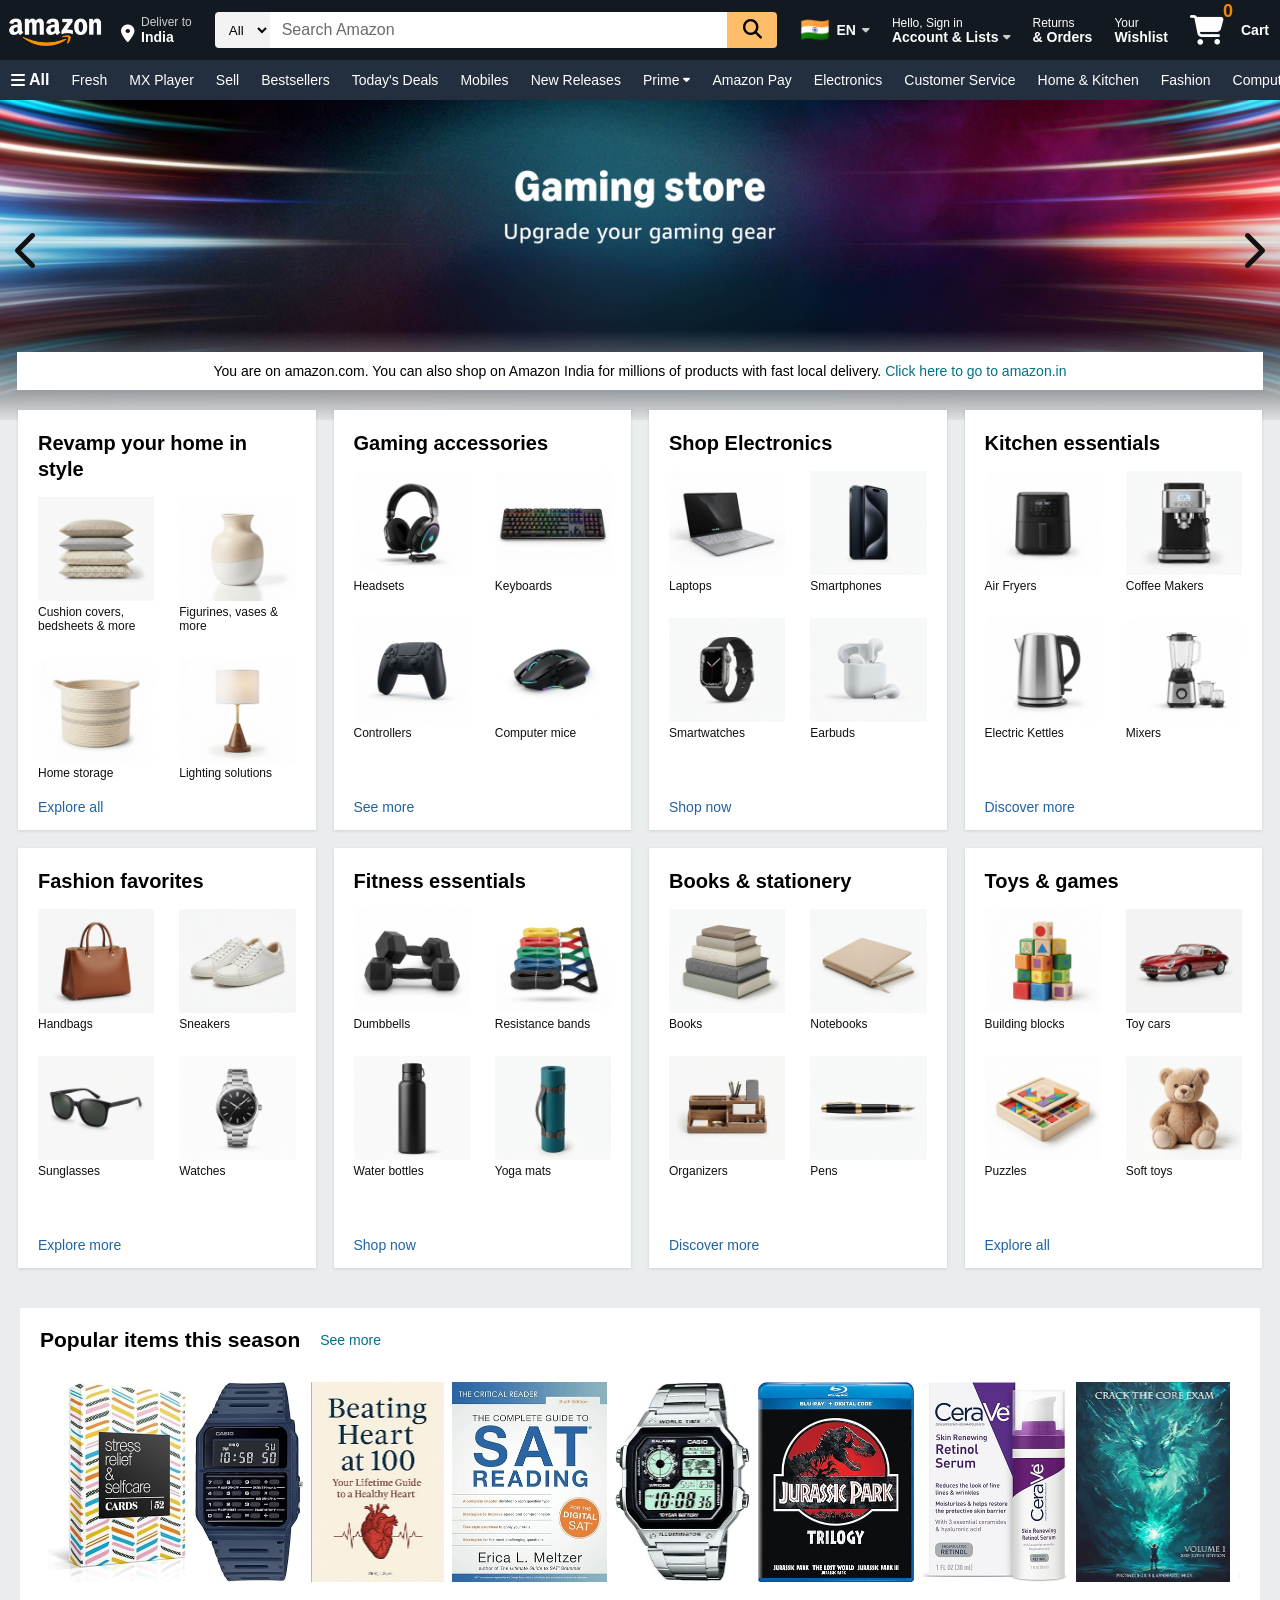
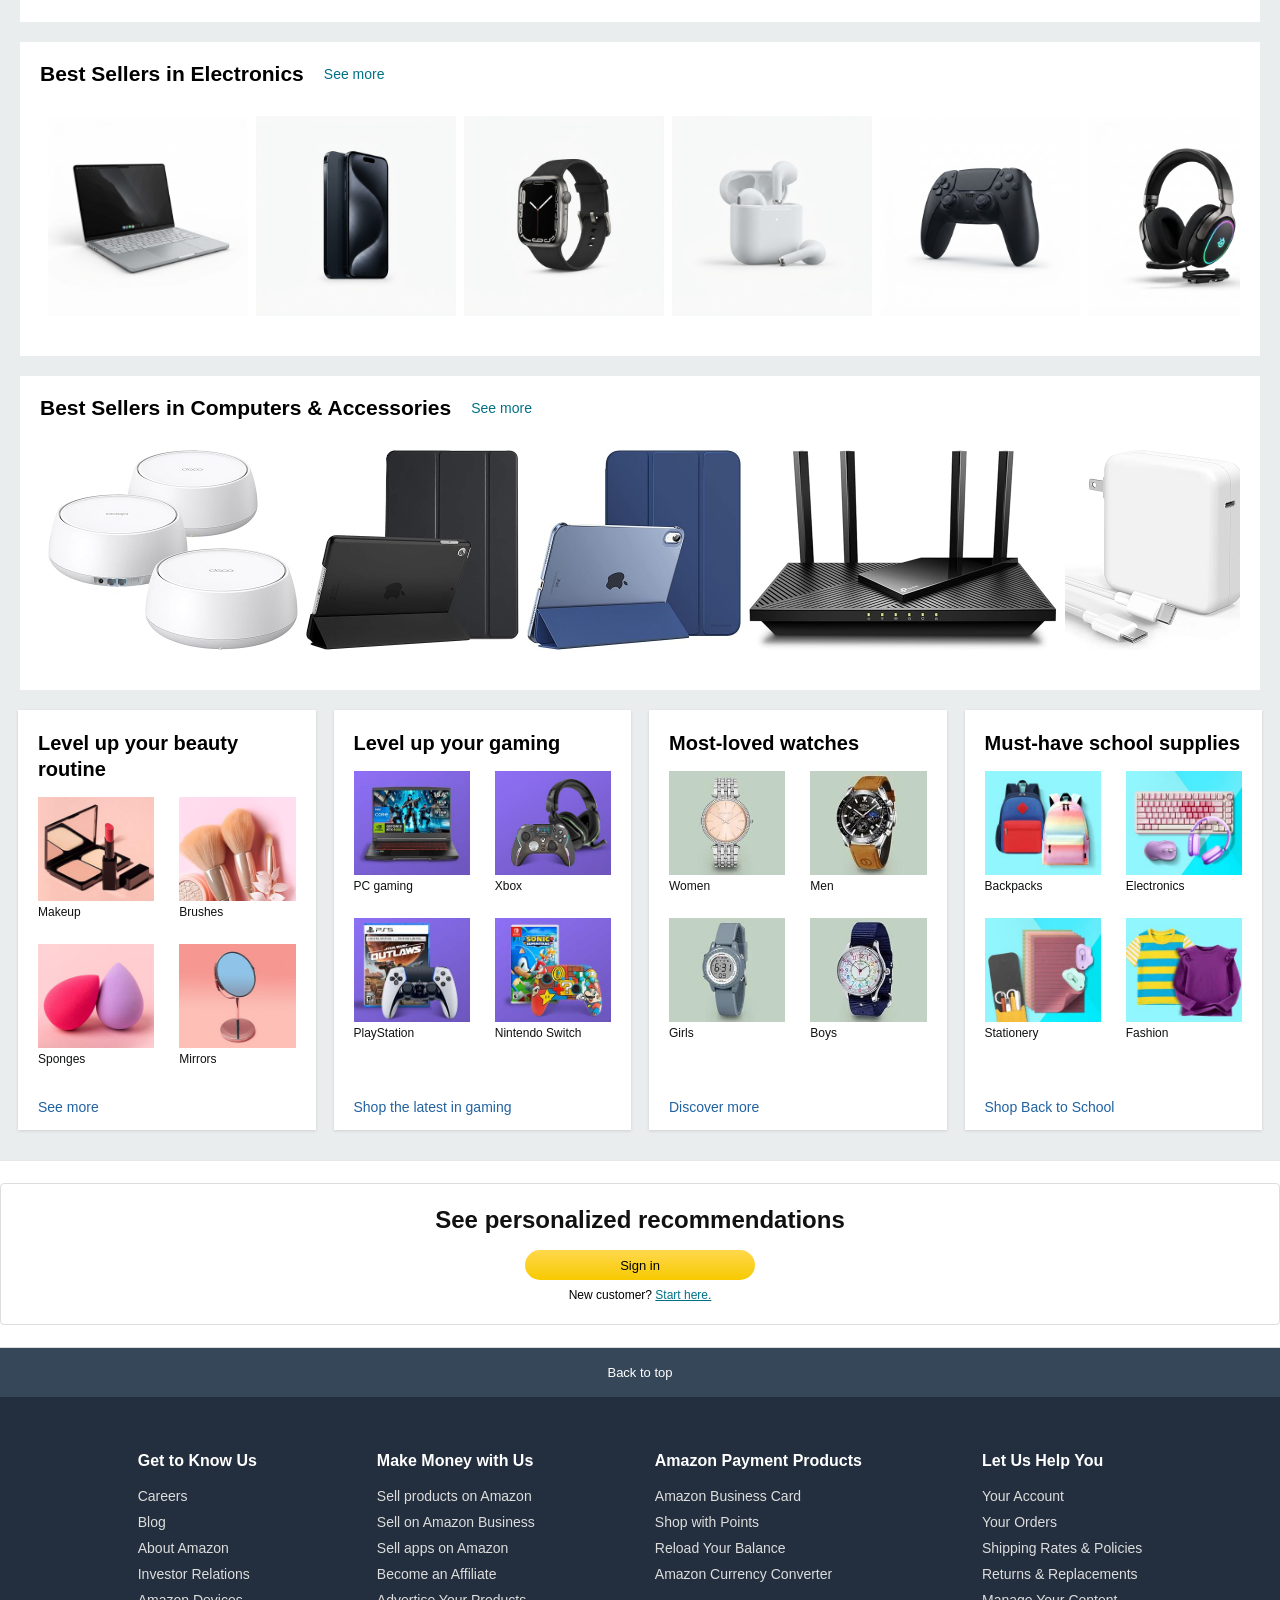
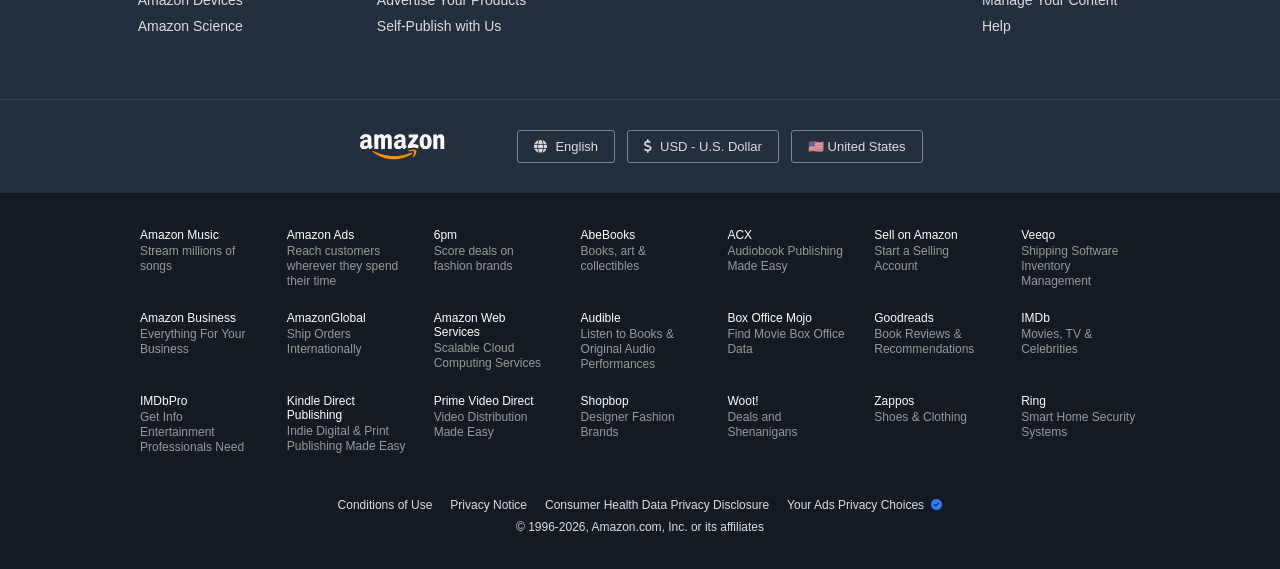
<file: index.html>
<!DOCTYPE html>
<html lang="en">

<head>
    <meta charset="UTF-8">
    <meta name="viewport" content="width=device-width, initial-scale=1.0">
    <title>Amazon Clone</title>
    <link rel="stylesheet" href="css/common.css">
    <link rel="stylesheet" href="css/home.css">
    <link rel="stylesheet" href="https://cdnjs.cloudflare.com/ajax/libs/font-awesome/6.7.2/css/all.min.css">
</head>

<body>
    <div id="navbar-container"></div>
    <main>
        <!-- Hero Wrapper Starts -->
        <div class="hero-wrapper">
            <div class="hero-section">
                <div class="hero-slider" id="hero-slider">
                    <div class="hero-slide" id="last-clone">
                        <img src="assets/banners/hero-toys.webp" alt="toysbanner" class="hero-image" loading="eager"
                            fetchpriority="high">
                    </div>
                    <div class="hero-slide">
                        <img src="assets/banners/hero-gaming.webp" alt="gaming banner" class="hero-image"
                            loading="eager" fetchpriority="high">
                    </div>
                    <div class="hero-slide">
                        <img src="assets/banners/hero-kitchen.webp" alt="kitchen banner" class="hero-image"
                            loading="eager" fetchpriority="high">
                    </div>
                    <div class="hero-slide">
                        <img src="assets/banners/hero-school.webp" alt="school banner" class="hero-image"
                            loading="eager" fetchpriority="high">
                    </div>
                    <div class="hero-slide">
                        <img src="assets/banners/hero-toys.webp" alt="toys banner" class="hero-image" loading="eager"
                            fetchpriority="high">
                    </div>
                    <div class="hero-slide" id="first-clone">
                        <img src="assets/banners/hero-gaming.webp" alt="gaming banner" class="hero-image"
                            loading="eager" fetchpriority="high">
                    </div>
                </div>
                <button id="hero-left" class="hero-left" aria-label="Previous banner">
                    <i class="fa-solid fa-chevron-left"></i>
                </button>
                <button id="hero-right" class="hero-right" aria-label="Next banner">
                    <i class="fa-solid fa-chevron-right"></i>
                </button>
            </div>
        </div>
        <div class="hero-message">
            <p>
                You are on amazon.com. You can also shop on Amazon India for millions of products with fast local
                delivery.
                <a href="#">Click here to go to amazon.in</a>
            </p>
        </div>

        <!-- Shop Section Starts here -->
        <div class="shop-section">
            <div class="shop-box">
                <h2 class="box-title">
                    Revamp your home in style
                </h2>
                <div class="box-grid">
                    <a href="#" class="box-item">
                        <img src="assets/categories/home-cushions.webp" alt="Cushion Covers">
                        <p>Cushion covers, bedsheets & more</p>
                    </a>
                    <a href="#" class="box-item">
                        <img src="assets/categories/home-vase.webp" alt="Decorative Vase">
                        <p>Figurines, vases & more</p>
                    </a>
                    <a href="#" class="box-item">
                        <img src="assets/categories/home-storage.webp" alt="Home Storage">
                        <p>Home storage</p>
                    </a>
                    <a href="#" class="box-item">
                        <img src="assets/categories/home-lamp.webp" alt="Lighting">
                        <p>Lighting solutions</p>
                    </a>
                </div>
                <a href="#" class="box-footer">
                    Explore all
                </a>
            </div>
            <div class="shop-box">
                <h2 class="box-title">
                    Gaming accessories
                </h2>
                <div class="box-grid">
                    <a href="#" class="box-item">
                        <img src="assets/categories/gaming-headset.webp" alt="Gaming Headset">
                        <p>Headsets</p>
                    </a>
                    <a href="#" class="box-item">
                        <img src="assets/categories/gaming-keyboard.webp" alt="Gaming Keyboard">
                        <p>Keyboards</p>
                    </a>
                    <a href="#" class="box-item">
                        <img src="assets/categories/gaming-controller.webp" alt="Gaming Controller">
                        <p>Controllers</p>
                    </a>
                    <a href="#" class="box-item">
                        <img src="assets/categories/gaming-mouse.webp" alt="Gaming Mouse">
                        <p>Computer mice</p>
                    </a>
                </div>
                <a href="#" class="box-footer">
                    See more
                </a>
            </div>
            <div class="shop-box">
                <h2 class="box-title">
                    Shop Electronics
                </h2>
                <div class="box-grid">
                    <a href="#" class="box-item">
                        <img src="assets/categories/electronics-laptop.webp" alt="Laptop">
                        <p>Laptops</p>
                    </a>
                    <a href="#" class="box-item">
                        <img src="assets/categories/electronics-smartphone.webp" alt="Smartphone">
                        <p>Smartphones</p>
                    </a>
                    <a href="#" class="box-item">
                        <img src="assets/categories/electronics-smartwatch.webp" alt="Smartwatch">
                        <p>Smartwatches</p>
                    </a>
                    <a href="#" class="box-item">
                        <img src="assets/categories/electronics-earbuds.webp" alt="Earbuds">
                        <p>Earbuds</p>
                    </a>
                </div>
                <a href="#" class="box-footer">
                    Shop now
                </a>
            </div>
            <div class="shop-box">
                <h2 class="box-title">
                    Kitchen essentials
                </h2>
                <div class="box-grid">
                    <a href="#" class="box-item">
                        <img src="assets/categories/appliance-air-fryer.webp" alt="Air fryer">
                        <p>Air Fryers</p>
                    </a>
                    <a href="#" class="box-item">
                        <img src="assets/categories/appliance-coffee-maker.webp" alt="Coffee maker">
                        <p>Coffee Makers</p>
                    </a>
                    <a href="#" class="box-item">
                        <img src="assets/categories/appliance-kettle.webp" alt="Kettle">
                        <p>Electric Kettles</p>
                    </a>
                    <a href="#" class="box-item">
                        <img src="assets/categories/appliance-mixer.webp" alt="Mixer">
                        <p>Mixers</p>
                    </a>
                </div>
                <a href="#" class="box-footer">
                    Discover more
                </a>
            </div>
            <div class="shop-box">
                <h2 class="box-title">
                    Fashion favorites
                </h2>
                <div class="box-grid">
                    <a href="#" class="box-item">
                        <img src="assets/categories/fashion-handbag.webp" alt="Handbag">
                        <p>Handbags</p>
                    </a>
                    <a href="#" class="box-item">
                        <img src="assets/categories/fashion-sneakers.webp" alt="Snekers">
                        <p>Sneakers</p>
                    </a>
                    <a href="#" class="box-item">
                        <img src="assets/categories/fashion-sunglasses.webp" alt="Sunglasses">
                        <p>Sunglasses</p>
                    </a>
                    <a href="#" class="box-item">
                        <img src="assets/categories/fashion-watch.webp" alt="Watch">
                        <p>Watches</p>
                    </a>
                </div>
                <a href="#" class="box-footer">
                    Explore more
                </a>
            </div>
            <div class="shop-box">
                <h2 class="box-title">
                    Fitness essentials
                </h2>
                <div class="box-grid">
                    <a href="#" class="box-item">
                        <img src="assets/categories/fitness-dumbbells.webp" alt="Dumbbells">
                        <p>Dumbbells</p>
                    </a>
                    <a href="#" class="box-item">
                        <img src="assets/categories/fitness-resistance-bands.webp" alt="Resistance Bands">
                        <p>Resistance bands</p>
                    </a>
                    <a href="#" class="box-item">
                        <img src="assets/categories/fitness-water-bottle.webp" alt="Water Bottle">
                        <p>Water bottles</p>
                    </a>
                    <a href="#" class="box-item">
                        <img src="assets/categories/fitness-yoga-mat.webp" alt="Yoga Mat">
                        <p>Yoga mats</p>
                    </a>
                </div>
                <a href="#" class="box-footer">
                    Shop now
                </a>
            </div>
            <div class="shop-box">
                <h2 class="box-title">
                    Books & stationery
                </h2>
                <div class="box-grid">
                    <a href="#" class="box-item">
                        <img src="assets/categories/books-hardcover.webp" alt="Hardcover books">
                        <p>Books</p>
                    </a>
                    <a href="#" class="box-item">
                        <img src="assets/categories/books-notebook.webp" alt="Notebooks">
                        <p>Notebooks</p>
                    </a>
                    <a href="#" class="box-item">
                        <img src="assets/categories/books-organizer.webp" alt="Organizer">
                        <p>Organizers</p>
                    </a>
                    <a href="#" class="box-item">
                        <img src="assets/categories/books-pen.webp" alt="Pen">
                        <p>Pens</p>
                    </a>
                </div>
                <a href="#" class="box-footer">
                    Discover more
                </a>
            </div>
            <div class="shop-box">
                <h2 class="box-title">
                    Toys & games
                </h2>
                <div class="box-grid">
                    <a href="#" class="box-item">
                        <img src="assets/categories/toys-blocks.webp" alt="Blocks">
                        <p>Building blocks</p>
                    </a>
                    <a href="#" class="box-item">
                        <img src="assets/categories/toys-car.webp" alt="Car">
                        <p>Toy cars</p>
                    </a>
                    <a href="#" class="box-item">
                        <img src="assets/categories/toys-puzzle.webp" alt="Puzzle">
                        <p>Puzzles</p>
                    </a>
                    <a href="#" class="box-item">
                        <img src="assets/categories/toys-teddy.webp" alt="Teddy">
                        <p>Soft toys</p>
                    </a>
                </div>
                <a href="#" class="box-footer">
                    Explore all
                </a>
            </div>
        </div>
        <!-- Shop Section Ends here -->
        <!-- Product Slider Starts -->
        <section class="product-slider">
            <div class="slider-header">
                <h2>Popular items this season</h2>
                <a href="#">See more</a>
            </div>
            <button class="slider-btn slider-left" id="popular-left" aria-label="Scroll products left">
                &#10094;
            </button>
            <div class="slider-track" id="popular-slider">
                <img src="assets/carousel/1.webp" alt="cards">
                <img src="assets/carousel/2.webp" alt="watch">
                <img src="assets/carousel/3.webp" alt="book">
                <img src="assets/carousel/4.webp" alt="book">
                <img src="assets/carousel/5.webp" alt="watch">
                <img src="assets/carousel/6.webp" alt="book">
                <img src="assets/carousel/7.webp" alt="serum">
                <img src="assets/carousel/8.webp" alt="book">
                <img src="assets/carousel/9.webp" alt="electronic device">
                <img src="assets/carousel/10.webp" alt="CD">
                <img src="assets/carousel/11.webp" alt="watch">
                <img src="assets/carousel/12.webp" alt="book">
                <img src="assets/carousel/13.webp" alt="phone">
            </div>
            <button class="slider-btn slider-right" id="popular-right" aria-label="Scroll products right">
                &#10095;
            </button>
        </section>
        <section class="product-slider">
            <div class="slider-header">
                <h2>Best Sellers in Electronics</h2>
                <a href="#">See more</a>
            </div>
            <button class="slider-btn slider-left" id="electronics-left" aria-label="Scroll products left">
                &#10094;
            </button>
            <div class="slider-track" id="electronics-slider">
                <img src="assets/categories/electronics-laptop.webp" alt="Laptop">
                <img src="assets/categories/electronics-smartphone.webp" alt="Smartphone">
                <img src="assets/categories/electronics-smartwatch.webp" alt="Smartwatch">
                <img src="assets/categories/electronics-earbuds.webp" alt="Earbuds">
                <img src="assets/categories/gaming-controller.webp" alt="Controller">
                <img src="assets/categories/gaming-headset.webp" alt="Headset">
                <img src="assets/categories/gaming-keyboard.webp" alt="Keyboard">
                <img src="assets/categories/gaming-mouse.webp" alt="Mouse">
            </div>
            <button class="slider-btn slider-right" id="electronics-right" aria-label="Scroll products right">
                &#10095;
            </button>
        </section>
        <section class="product-slider">
            <div class="slider-header">
                <h2>Best Sellers in Computers & Accessories</h2>
                <a href="#">See more</a>
            </div>
            <button class="slider-btn slider-left" id="computers-left" aria-label="Scroll products left">
                &#10094;
            </button>
            <div class="slider-track" id="computers-slider">
                <img src="assets/carousel/14.webp" alt="light">
                <img src="assets/carousel/15.webp" alt="Ipad">
                <img src="assets/carousel/16.webp" alt="Ipad">
                <img src="assets/carousel/17.webp" alt="Wifi router">
                <img src="assets/carousel/18.webp" alt="Adapter">
                <img src="assets/carousel/19.webp" alt="Apple Pencil">
                <img src="assets/carousel/20.webp" alt="Bag">
                <img src="assets/carousel/21.webp" alt="Camera">
                <img src="assets/carousel/22.webp" alt="I phone Case">
                <img src="assets/carousel/23.webp" alt="Powerbank">
                <img src="assets/carousel/24.webp" alt="Powerbank">
                <img src="assets/carousel/25.webp" alt="Holder">
                <img src="assets/carousel/26.webp" alt="laptop case">
                <img src="assets/carousel/27.webp" alt="Protection Glass">
                <img src="assets/carousel/28.webp" alt="Protection Glass">
                <img src="assets/carousel/29.webp" alt="Bagpack">
                <img src="assets/carousel/30.webp" alt="Protection Glass">
                <img src="assets/carousel/31.webp" alt="Bagpack">
                <img src="assets/carousel/32.webp" alt="Protection Glass">
                <img src="assets/carousel/33.webp" alt="Monitor">
                <img src="assets/carousel/34.webp" alt="Adapter">
                <img src="assets/carousel/35.webp" alt="Ethernet Port">
                <img src="assets/carousel/36.webp" alt="Bagpack">
            </div>
            <button class="slider-btn slider-right" id="computers-right" aria-label="Scroll products right">
                &#10095;
            </button>
        </section>
        <!-- Product Slider Ends -->
        <!-- Shop section-->
        <section class="shop-section">
            <div class="shop-box">
                <h2 class="box-title">Level up your beauty routine</h2>
                <div class="box-grid">
                    <a href="#" class="box-item">
                        <img src="assets/categories/boxes/makeup.webp" alt="Makeup">
                        <p>Makeup</p>
                    </a>
                    <a href="#" class="box-item">
                        <img src="assets/categories/boxes/brushes.webp" alt="Brushes">
                        <p>Brushes</p>
                    </a>
                    <a href="#" class="box-item">
                        <img src="assets/categories/boxes/sponges.webp" alt="Sponges">
                        <p>Sponges</p>
                    </a>
                    <a href="#" class="box-item">
                        <img src="assets/categories/boxes/mirrors.webp" alt="Mirrors">
                        <p>Mirrors</p>
                    </a>
                </div>
                <a href="#" class="box-footer">See more</a>
            </div>
            <div class="shop-box">
                <h2 class="box-title">Level up your gaming</h2>
                <div class="box-grid">
                    <a href="#" class="box-item">
                        <img src="assets/categories/boxes/pc-gaming.webp" alt="PC Gaming">
                        <p>PC gaming</p>
                    </a>
                    <a href="#" class="box-item">
                        <img src="assets/categories/boxes/xbox.webp" alt="Xbox">
                        <p>Xbox</p>
                    </a>
                    <a href="#" class="box-item">
                        <img src="assets/categories/boxes/playstation.webp" alt="Playstation">
                        <p>PlayStation</p>
                    </a>
                    <a href="#" class="box-item">
                        <img src="assets/categories/boxes/nintendo-switch.webp" alt="Nintendo Switch">
                        <p>Nintendo Switch</p>
                    </a>
                </div>
                <a href="#" class="box-footer">Shop the latest in gaming</a>
            </div>
            <div class="shop-box">
                <h2 class="box-title">Most-loved watches</h2>
                <div class="box-grid">
                    <a href="#" class="box-item">
                        <img src="assets/categories/boxes/women.webp" alt="Women watches">
                        <p>Women</p>
                    </a>
                    <a href="#" class="box-item">
                        <img src="assets/categories/boxes/men.webp" alt="Men watches">
                        <p>Men</p>
                    </a>
                    <a href="#" class="box-item">
                        <img src="assets/categories/boxes/girls.webp" alt="Girls watches">
                        <p>Girls</p>
                    </a>
                    <a href="#" class="box-item">
                        <img src="assets/categories/boxes/boys.webp" alt="Boys watches">
                        <p>Boys</p>
                    </a>
                </div>
                <a href="#" class="box-footer">Discover more</a>
            </div>
            <div class="shop-box">
                <h2 class="box-title">Must-have school supplies</h2>
                <div class="box-grid">
                    <a href="#" class="box-item">
                        <img src="assets/categories/boxes/backpacks.webp" alt="Backpacks">
                        <p>Backpacks</p>
                    </a>
                    <a href="#" class="box-item">
                        <img src="assets/categories/boxes/electronics.webp" alt="Electronics">
                        <p>Electronics</p>
                    </a>
                    <a href="#" class="box-item">
                        <img src="assets/categories/boxes/stationery.webp" alt="Stationery">
                        <p>Stationery</p>
                    </a>
                    <a href="#" class="box-item">
                        <img src="assets/categories/boxes/fashion.webp" alt="Fashion">
                        <p>Fashion</p>
                    </a>
                </div>
                <a href="#" class="box-footer">Shop Back to School</a>
            </div>
        </section>
        <!-- =========================
     RECENTLY VIEWED
========================= -->
        <section class="product-slider">
            <div class="slider-header">
                <h2>Inspired by your browsing history</h2>
                <a href="#">See more</a>
            </div>
            <button class="slider-btn slider-left">
                &#10094;
            </button>
            <div class="slider-track" id="recentlyViewedSlider">
            </div>
            <button class="slider-btn slider-right">
                &#10095;
            </button>
        </section>
        <section class="signin-section">
            <div class="signin-box">
                <h2>See personalized recommendations</h2>
                <button>Sign in</button>
                <p>
                    New customer?
                    <a href="#">Start here.</a>
                </p>
            </div>
        </section>
    </main>
    <!-- ================= FOOTER ================= -->
    <div id="footer-container"></div>
    <script src="js/products.js"></script>
    <script src="js/utils.js"></script>
    <script src="js/common.js"></script>
    <script src="js/home.js"></script>

</body>

</html>
</file>
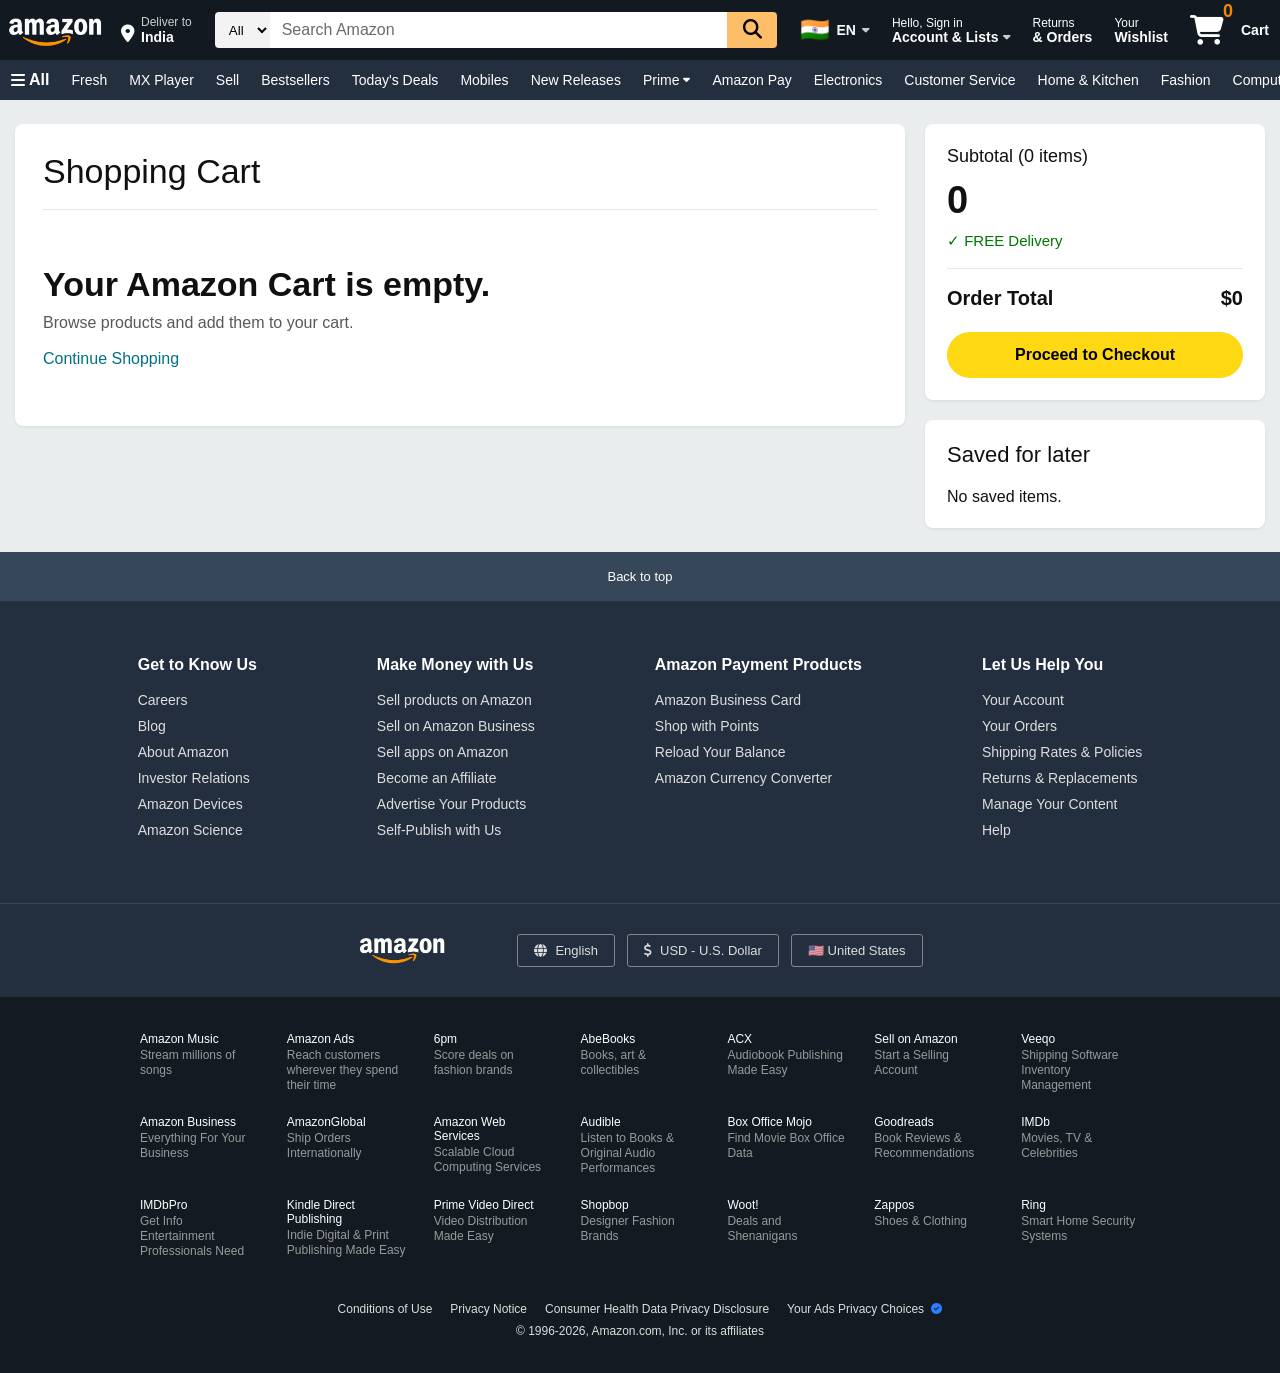
<file: cart.html>
<!DOCTYPE html>
<html lang="en">

<head>
    <meta charset="UTF-8">
    <meta name="viewport" content="width=device-width, initial-scale=1.0">
    <title>Amazon Clone | Cart</title>
    <!-- CSS -->
    <link rel="stylesheet" href="css/cart.css">
    <link rel="stylesheet" href="css/common.css">
    <!-- Font Awesome -->
    <link rel="stylesheet" href="https://cdnjs.cloudflare.com/ajax/libs/font-awesome/6.7.2/css/all.min.css">
</head>

<body>
    <!--Navbar Starts-->
    <div id="navbar-container"></div>

    <!-- Panel Ends here -->
    <main class="cart-page">

        <section class="cart-left">

            <h1>Shopping Cart</h1>

            <hr class="cart-divider">

            <div id="cartItems"></div>

        </section>

        <aside class="cart-right">

            <div class="summary-card">

                <h2 class="summary-title">
                    Subtotal (<span id="totalItems">0</span> items)
                </h2>

                <h3 id="subtotal">$0</h3>

                <p class="summary-delivery">
                    ✓ FREE Delivery
                </p>

                <hr class="summary-divider">

                <div class="summary-total">

                    <span>Order Total</span>

                    <span id="summaryTotal">$0</span>

                </div>

                <a href="checkout.html">

                    <button class="checkout-btn">

                        Proceed to Checkout

                    </button>

                </a>

            </div>

            <section class="saved-section">

                <h2 class="saved-heading">

                    Saved for later

                </h2>

                <div id="savedItems"></div>

            </section>

        </aside>

    </main>

    <div id="footer-container"></div>

    <!-- JavaScript -->
    <script src="js/products.js"></script>
    <script src="js/utils.js"></script>
    <script src="js/common.js"></script>
    <script src="js/cart.js"></script>
</body>

</html>
</file>
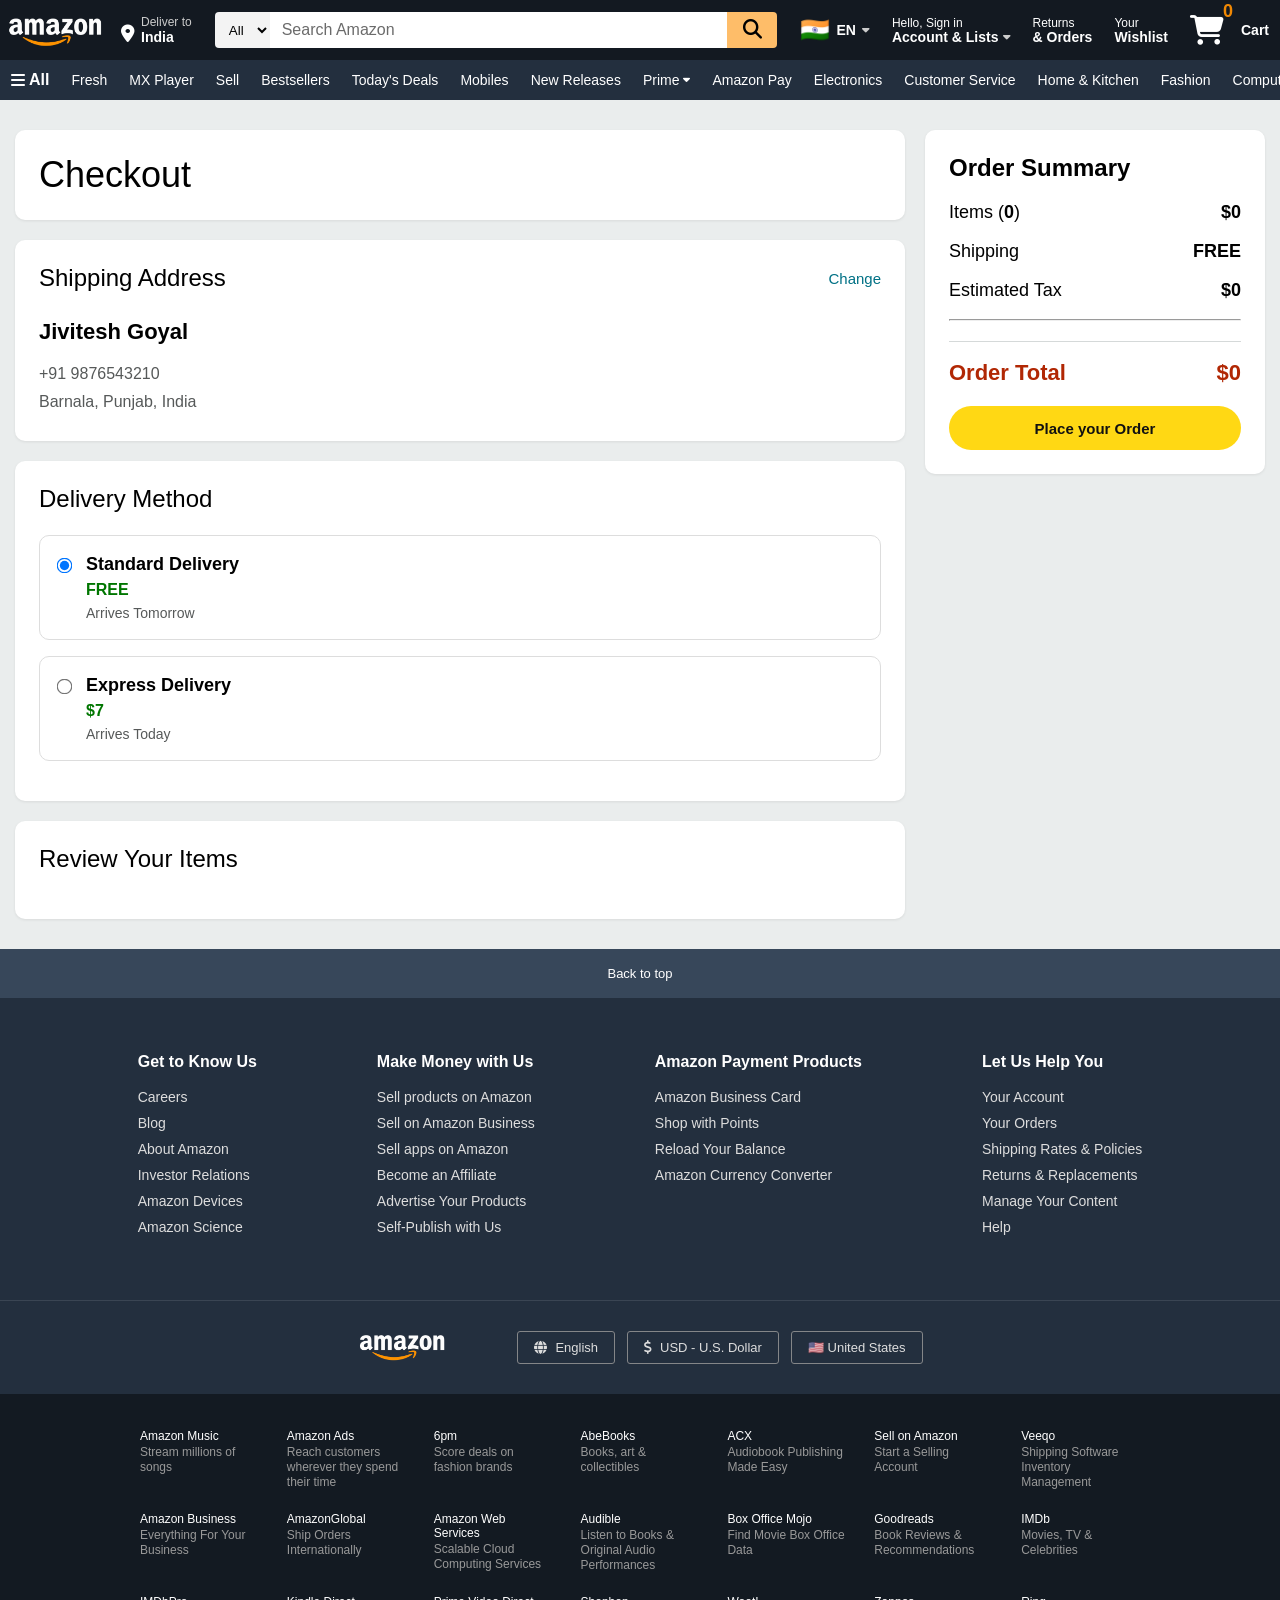
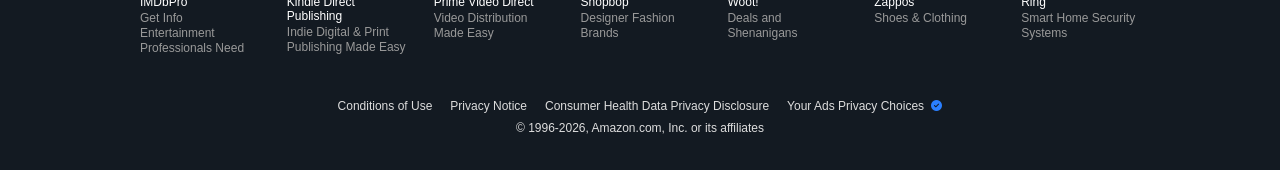
<file: checkout.html>
<!DOCTYPE html>

<html lang="en">

<head>

    <meta charset="UTF-8">

    <meta name="viewport" content="width=device-width, initial-scale=1.0">

    <title>Checkout</title>

    <link rel="stylesheet" href="css/common.css">

    <link rel="stylesheet" href="css/checkout.css">
     <link rel="stylesheet" href="https://cdnjs.cloudflare.com/ajax/libs/font-awesome/6.7.2/css/all.min.css">

</head>

<body>

    <div id="navbar-container"></div>
    <!-- Panel Ends here -->
    <main class="checkout-page">

        <section class="checkout-left">

            <div class="checkout-card">

                <h1 class="checkout-heading">

                    Checkout

                </h1>

            </div>

            <div class="checkout-card">

                <div class="card-header">

                    <h2>

                        Shipping Address

                    </h2>

                    <button class="change-btn">

                        Change

                    </button>

                </div>

                <div class="address-box">

                    <h3 id="customerName">

                        Jivitesh Goyal

                    </h3>

                    <p id="customerPhone">

                        +91 9876543210

                    </p>

                    <p id="customerAddress">

                        Barnala, Punjab, India

                    </p>

                </div>

            </div>

            <div class="checkout-card">

                <h2 class="section-title">

                    Delivery Method

                </h2>

                <div class="delivery-option">

                    <input type="radio" id="standard" name="delivery" value="0" checked>

                    <label for="standard">

                        <strong>Standard Delivery</strong>

                        <span>FREE</span>

                        <small>Arrives Tomorrow</small>

                    </label>

                </div>

                <div class="delivery-option">

                    <input type="radio" id="express" name="delivery" value="7">

                    <label for="express">

                        <strong>Express Delivery</strong>

                        <span>$7</span>

                        <small>Arrives Today</small>

                    </label>

                </div>

            </div>

            <div class="checkout-card">

                <h2 class="section-title">

                    Review Your Items

                </h2>

                <div id="reviewItems">

                </div>

            </div>

        </section>

        <aside class="checkout-right">

            <div class="summary-card">

                <h2 class="summary-heading">
                    Order Summary
                </h2>

                <div class="summary-row">

                    <span>
                        Items (<span id="summaryItems">0</span>)
                    </span>

                    <span id="itemsPrice">
                        $0
                    </span>

                </div>

                <div class="summary-row">

                    <span>
                        Shipping
                    </span>

                    <span id="shippingPrice">
                        FREE
                    </span>

                </div>

                <div class="summary-row">

                    <span>
                        Estimated Tax
                    </span>

                    <span>
                        $0
                    </span>

                </div>

                <hr class="summary-divider">

                <div class="summary-total">

                    <span>
                        Order Total
                    </span>

                    <span id="orderTotal">
                        $0
                    </span>

                </div>

                <button class="place-order-btn" id="placeOrderBtn">

                    Place your Order

                </button>

            </div>

        </aside>

    </main>




    <div id="footer-container"></div>

    <script src="js/products.js"></script>

    <script src="js/utils.js"></script>

    <script src="js/common.js"></script>

    <script src="js/checkout.js"></script>

</body>

</html>
</file>
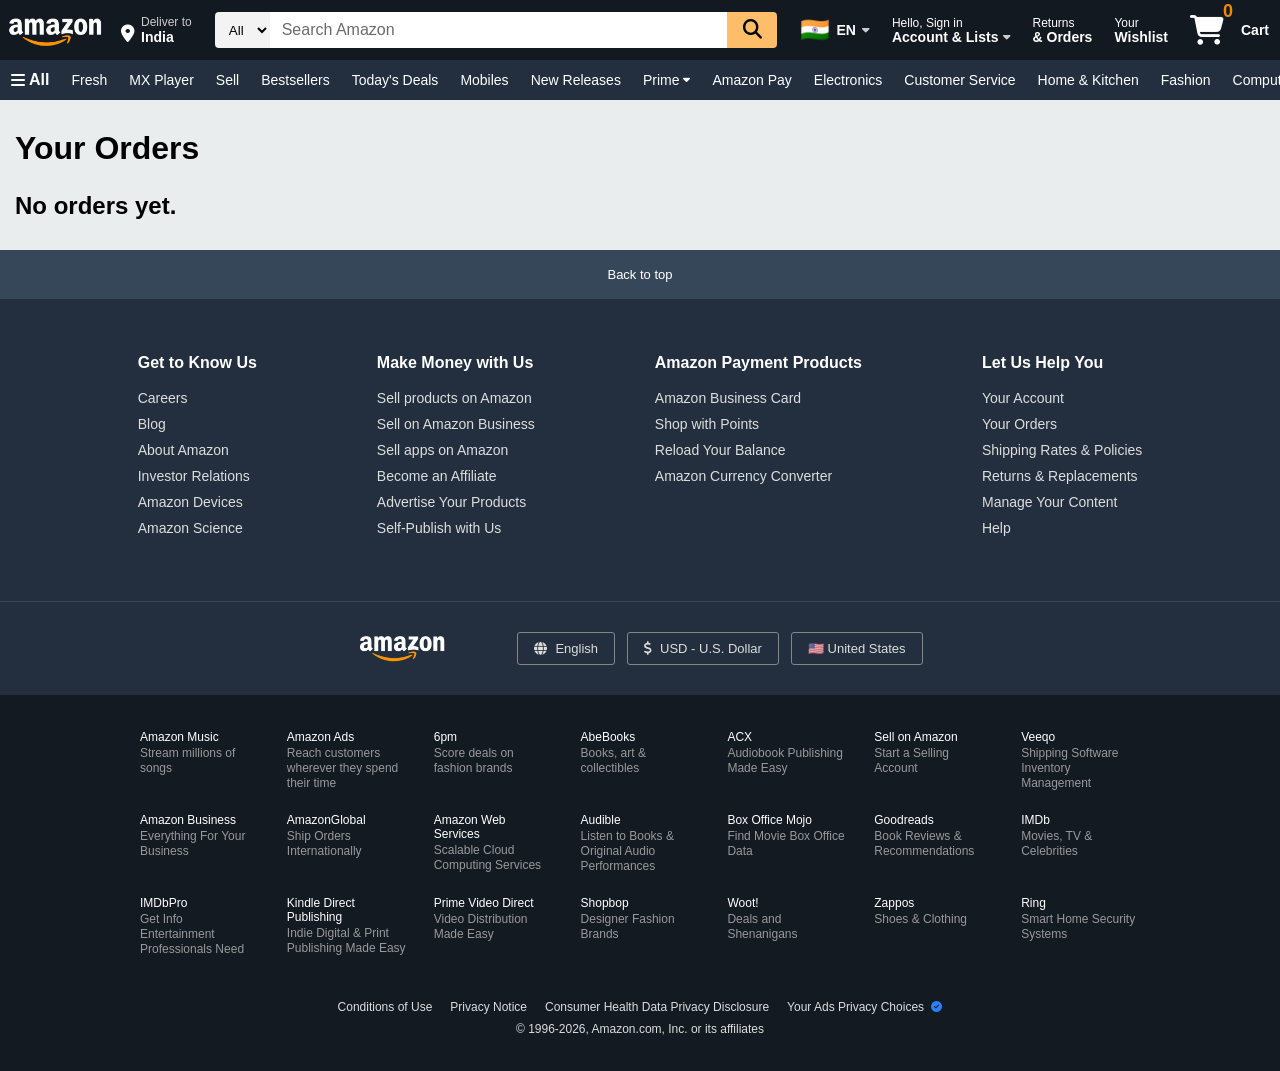
<file: orders.html>
<!DOCTYPE html>
<html lang="en">

<head>
    <meta charset="UTF-8">
    <meta name="viewport" content="width=device-width, initial-scale=1.0">
    <title>Amazon | Orders</title>

    <link rel="stylesheet" href="css/common.css">
    <link rel="stylesheet" href="css/orders.css">
     <link rel="stylesheet" href="https://cdnjs.cloudflare.com/ajax/libs/font-awesome/6.7.2/css/all.min.css">
</head>

<body>
    <!--Navbar Starts-->
    <div id="navbar-container"></div>

    <!-- Panel Ends here -->

    <main class="orders-page">

        <h1 class="page-title">
            Your Orders
        </h1>

        <div id="ordersContainer">

        </div>

    </main>

    <div id="footer-container"></div>


    <script src="js/products.js"></script>
    <script src="js/utils.js"></script>
    <script src="js/common.js"></script>
    <script src="js/orders.js"></script>
</body>

</html>
</file>
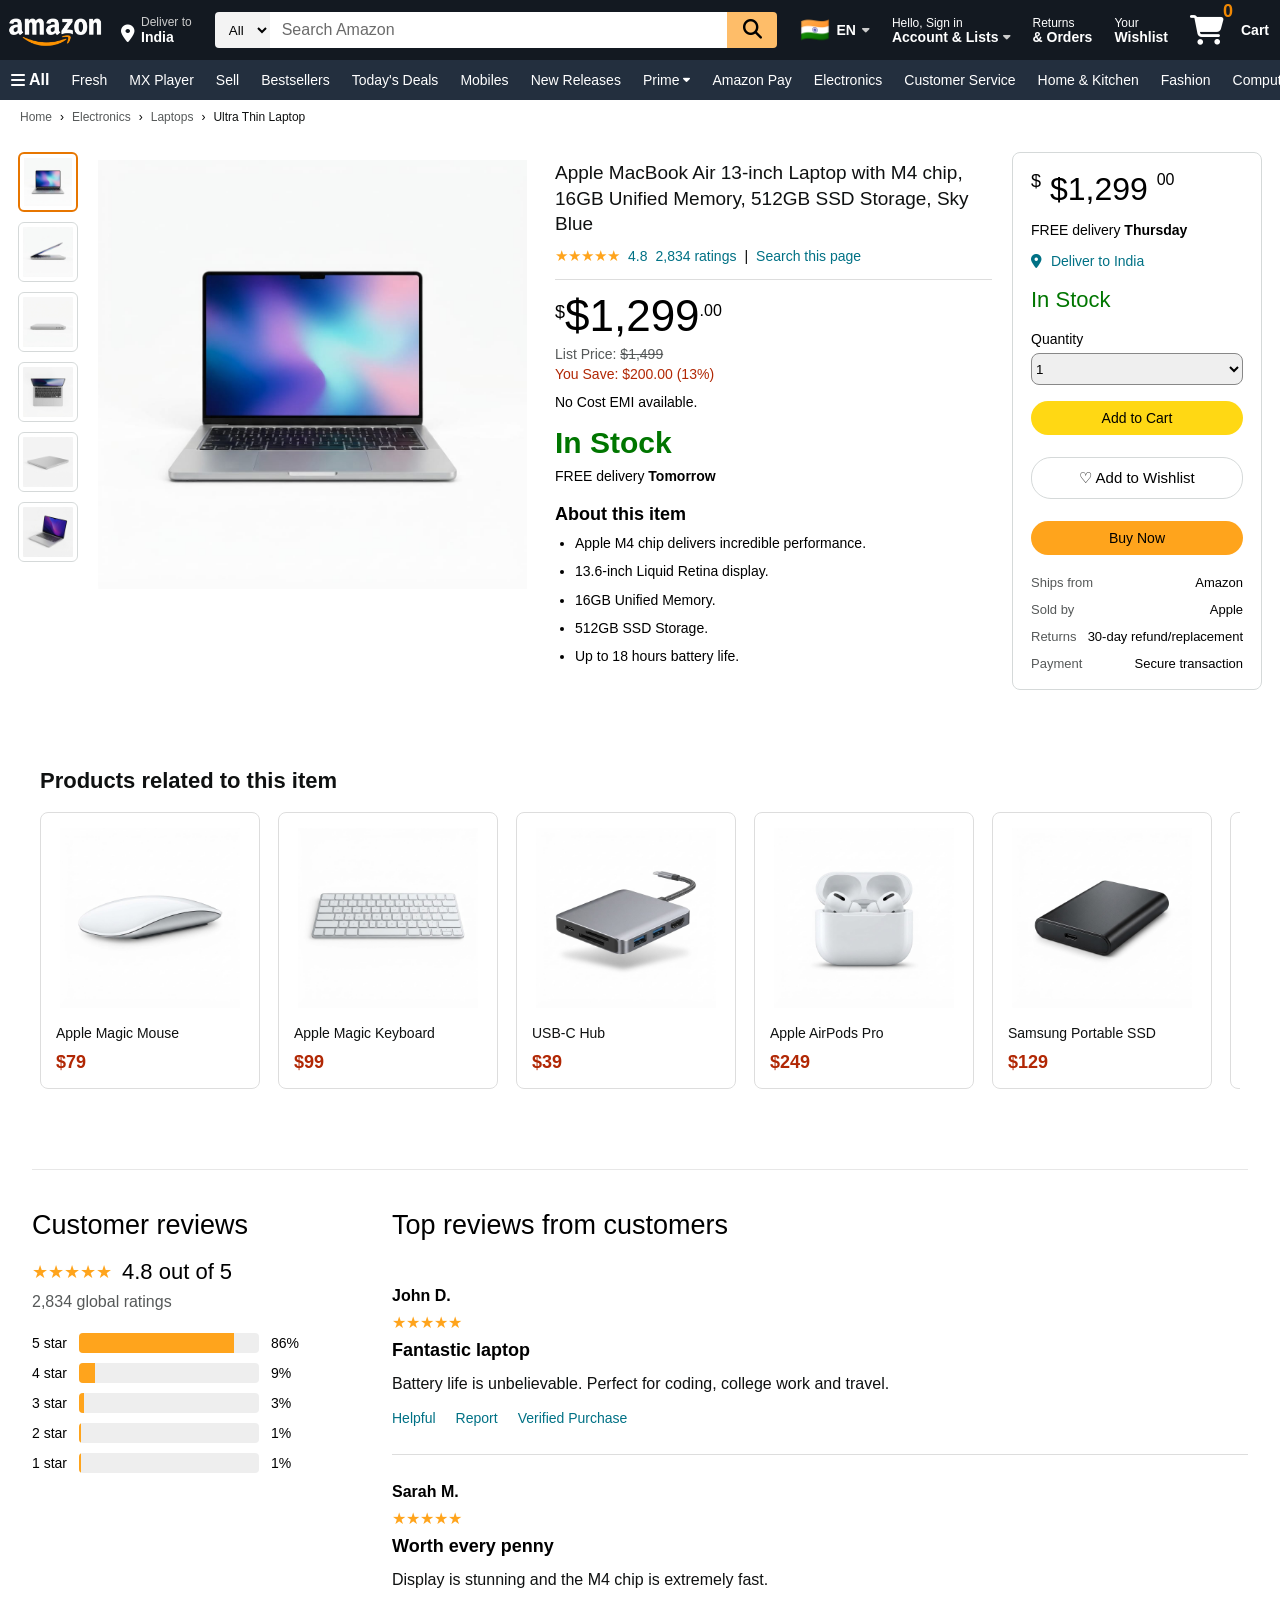
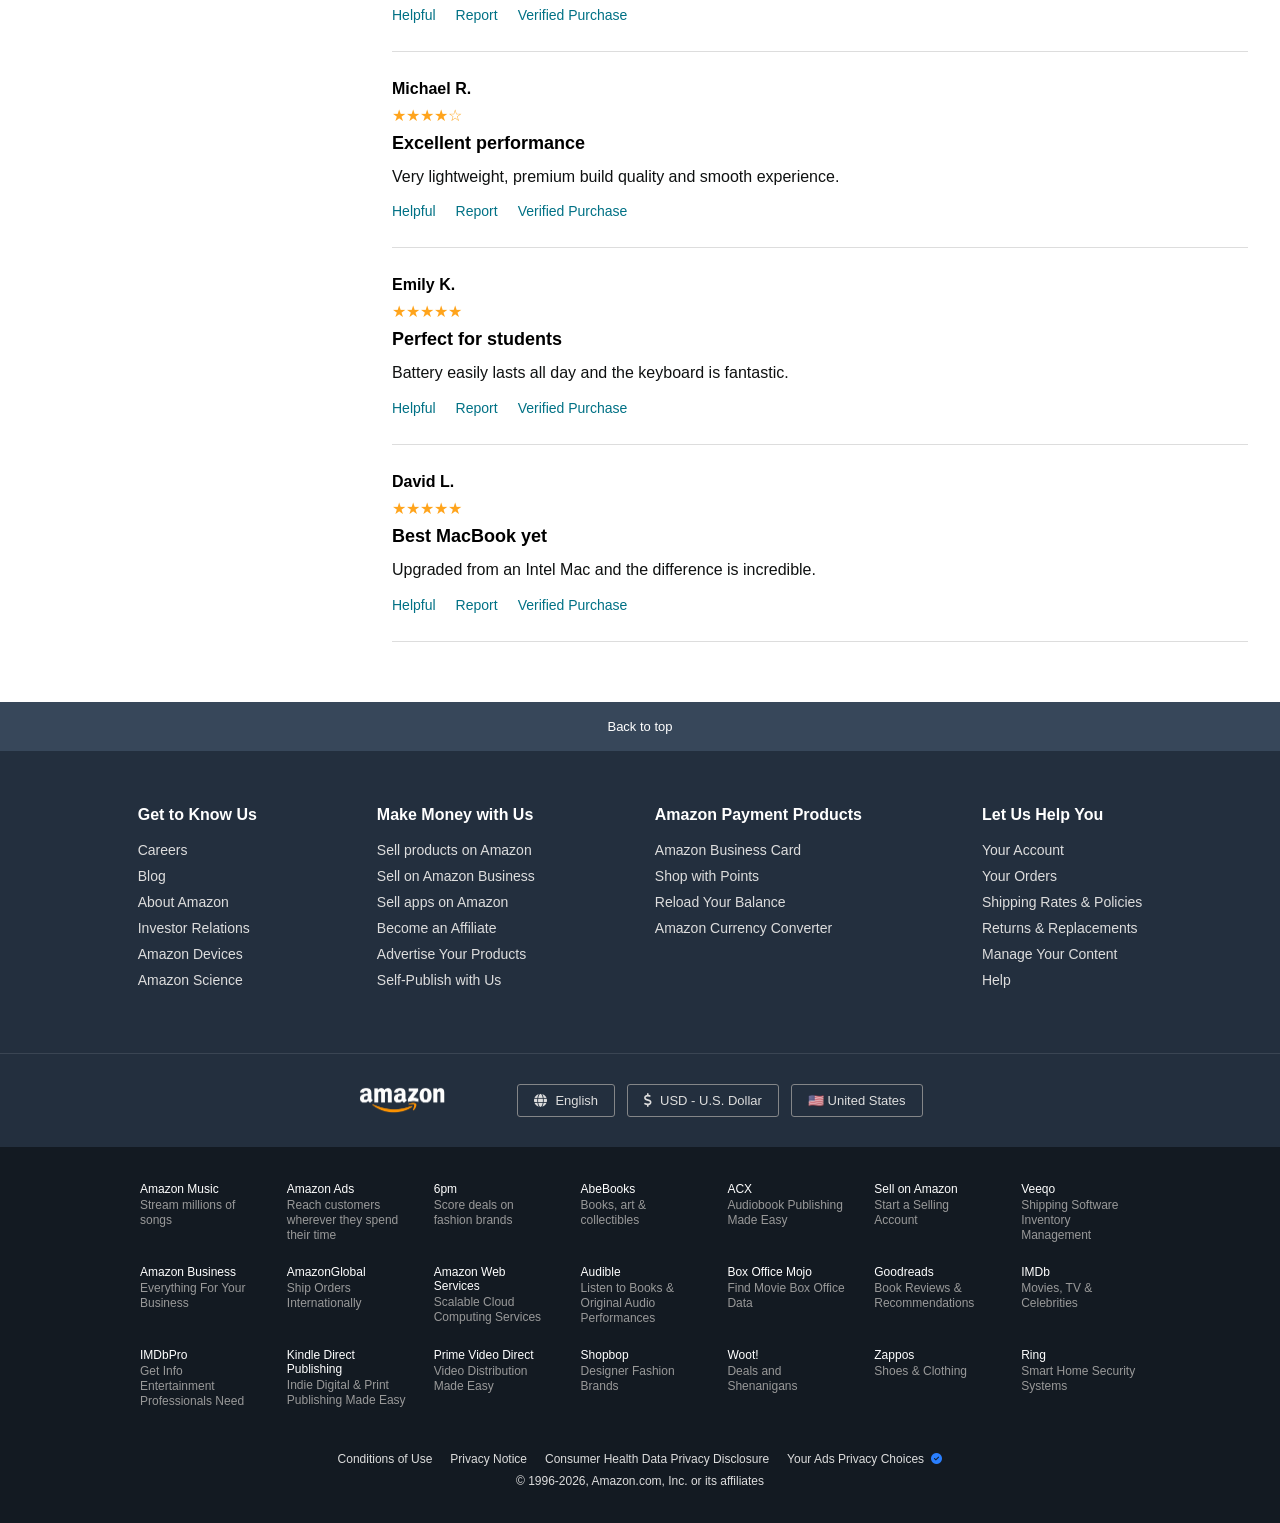
<file: product.html>
<!DOCTYPE html>
<html lang="en">

<head>
    <meta charset="UTF-8">
    <meta name="viewport" content="width=device-width, initial-scale=1.0">
    <title>Amazon Clone | Product</title>
    <!-- CSS -->
    <link rel="stylesheet" href="css/product.css">
    <link rel="stylesheet" href="css/common.css">
    <!-- Font Awesome -->
    <link rel="stylesheet" href="https://cdnjs.cloudflare.com/ajax/libs/font-awesome/6.7.2/css/all.min.css">
</head>

<body>
    <!--Navbar Starts-->
    <div id="navbar-container"></div>

    <!-- Panel Ends here -->
    <nav class="breadcrumb">
        <a href="index.html">Home</a>
        <span>›</span>
        <a href="#">Electronics</a>
        <span>›</span>
        <a href="#">Laptops</a>
        <span>›</span>
        <span class="current">
            Ultra Thin Laptop
        </span>
    </nav>
    <!-- =========================
         PRODUCT PAGE
    ========================== -->
    <main class="product-page">
        <!-- Left Thumbnails -->
        <section class="product-thumbnails" id="thumbnailContainer">
        </section>
        <!-- Main Product Image -->
        <section class="product-image">
            <div class="image-zoom-container">
                <img id="mainImage" alt="MacBook Air">
            </div>
        </section>
        <!-- Product Details -->
        <section class="product-details">
            <h1 class="product-title" id="productTitle"></h1>
            <div class="product-rating">
                <span class="rating-stars">
                    ★★★★★
                </span>
                <span class="rating-number" id="ratingNumber">
                </span>
                <a href="#" id="reviewCount">

                </a>
                <span>|</span>
                <a href="#">
                    Search this page
                </a>
            </div>
            <hr>
            <div class="price-section">
                <span class="currency">$</span>
                <span class="price" id="productPrice">

                </span>
                <span class="cents">
                    .00
                </span>
            </div>
            <p class="mrp">
                List Price:
                <span id="mrpPrice"></span>
            </p>
            <p class="discount" id="discountText">

            </p>
            <p class="emi">
                No Cost EMI available.
            </p>
            <h2 class="stock" id="stockStatus"></h2>
            <p class="delivery">
                FREE delivery
                <strong>Tomorrow</strong>
            </p>
            <h3 class="about-title">
                About this item
            </h3>
            <ul class="about-list" id="aboutList">

            </ul>
        </section>
        <!-- Buy Box -->
        <aside class="buy-box">
            <h2 class="buy-price">
                <span class="currency">$</span>
                <span id="buyBoxPrice">1299</span>
                <span class="cents">00</span>
            </h2>
            <p class="buy-delivery">
                FREE delivery <strong>Thursday</strong>
            </p>
            <p class="buy-location">
                <i class="fa-solid fa-location-dot"></i>
                Deliver to India
            </p>
            <h3 class="buy-stock">
                In Stock
            </h3>
            <label class="qty-label">
                Quantity
            </label>
            <select id="buyQty" class="buy-qty">
                <option>1</option>
                <option>2</option>
                <option>3</option>
                <option>4</option>
            </select>
            <button id="addToCartBtn" class="cart-btn">
                Add to Cart
            </button>
            <button id="wishlistBtn" class="wishlist-btn">

                ♡ Add to Wishlist

            </button>
            <button class="buy-btn">
                Buy Now
            </button>
            <div class="buy-info">
                <div>
                    <span>Ships from</span>
                    <strong>Amazon</strong>
                </div>
                <div>
                    <span>Sold by</span>
                    <strong>Apple</strong>
                </div>
                <div>
                    <span>Returns</span>
                    <strong>30-day refund/replacement</strong>
                </div>
                <div>
                    <span>Payment</span>
                    <strong>Secure transaction</strong>
                </div>
            </div>
        </aside>
    </main>
    <!-- =========================
     RELATED PRODUCTS
========================= -->
    <section class="related-products">
        <div class="slider-header">
            <h2>
                Products related to this item
            </h2>
        </div>
        <div class="product-slider">
            <button class="slider-left">
                <i class="fa-solid fa-chevron-left"></i>
            </button>
            <div class="slider-track" id="relatedSlider">
            </div>
            <button class="slider-right">
                <i class="fa-solid fa-chevron-right"></i>
            </button>
        </div>
    </section>
    <!-- =========================
        CUSTOMER REVIEWS
========================= -->
    <section class="reviews-section">
        <div class="reviews-summary">
            <h2>Customer reviews</h2>
            <div class="overall-rating">
                <span class="overall-stars">
                    ★★★★★
                </span>
                <span id="overallRating">
                    4.8 out of 5
                </span>
            </div>
            <p id="totalRatings">
                2,834 global ratings
            </p>
            <div class="rating-bars">
                <div class="rating-row">
                    <span>5 star</span>
                    <div class="bar">
                        <div class="fill fill-5"></div>
                    </div>
                    <span>86%</span>
                </div>
                <div class="rating-row">
                    <span>4 star</span>
                    <div class="bar">
                        <div class="fill fill-4"></div>
                    </div>
                    <span>9%</span>
                </div>
                <div class="rating-row">
                    <span>3 star</span>
                    <div class="bar">
                        <div class="fill fill-3"></div>
                    </div>
                    <span>3%</span>
                </div>
                <div class="rating-row">
                    <span>2 star</span>
                    <div class="bar">
                        <div class="fill fill-2"></div>
                    </div>
                    <span>1%</span>
                </div>
                <div class="rating-row">
                    <span>1 star</span>
                    <div class="bar">
                        <div class="fill fill-1"></div>
                    </div>
                    <span>1%</span>
                </div>
            </div>
        </div>
        <div class="reviews-list">
            <h2>Top reviews from customers</h2>
            <div id="reviewsContainer"></div>
        </div>
    </section>
    <!-- =========================
            FOOTER
    ========================== -->
    <div id="footer-container"></div>

    <!-- JavaScript -->
    <script src="js/products.js"></script>
    <script src="js/utils.js"></script>
    <script src="js/common.js"></script>
    <script src="js/product.js"></script>

</body>

</html>
</file>
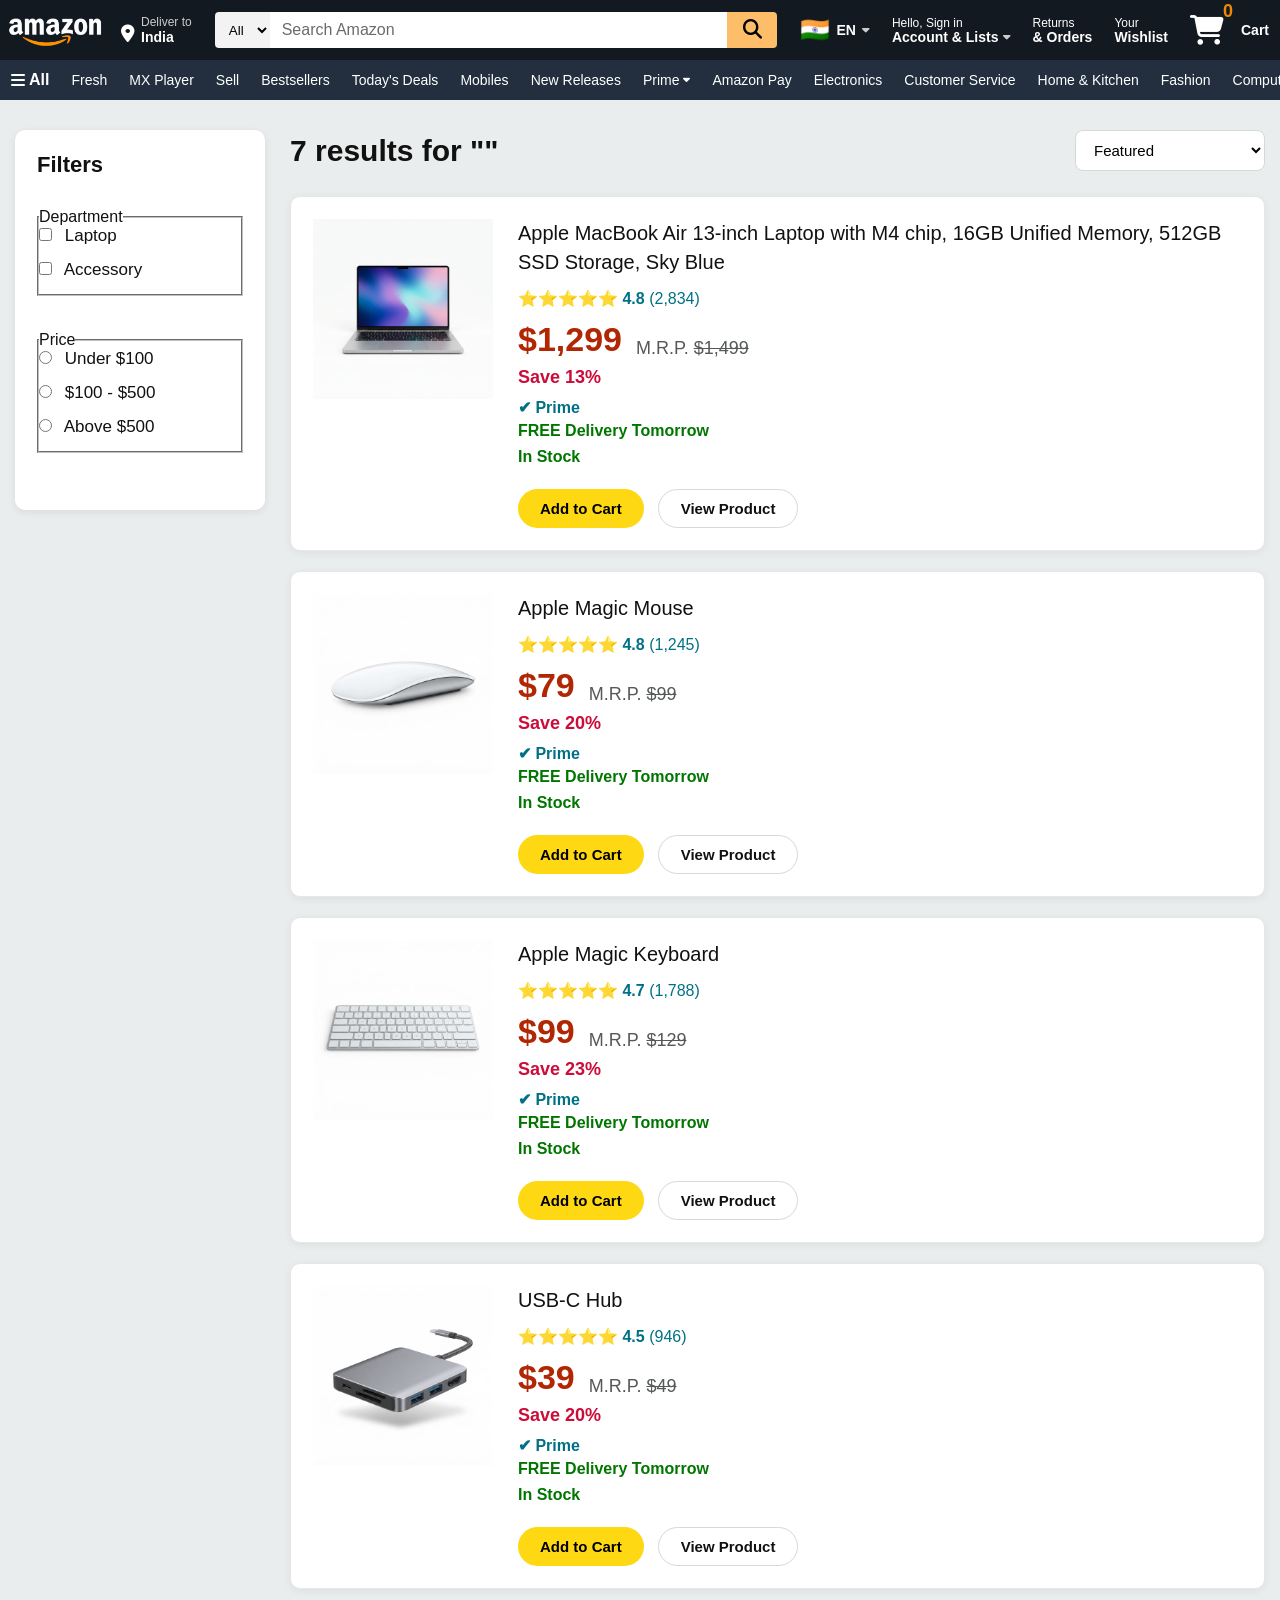
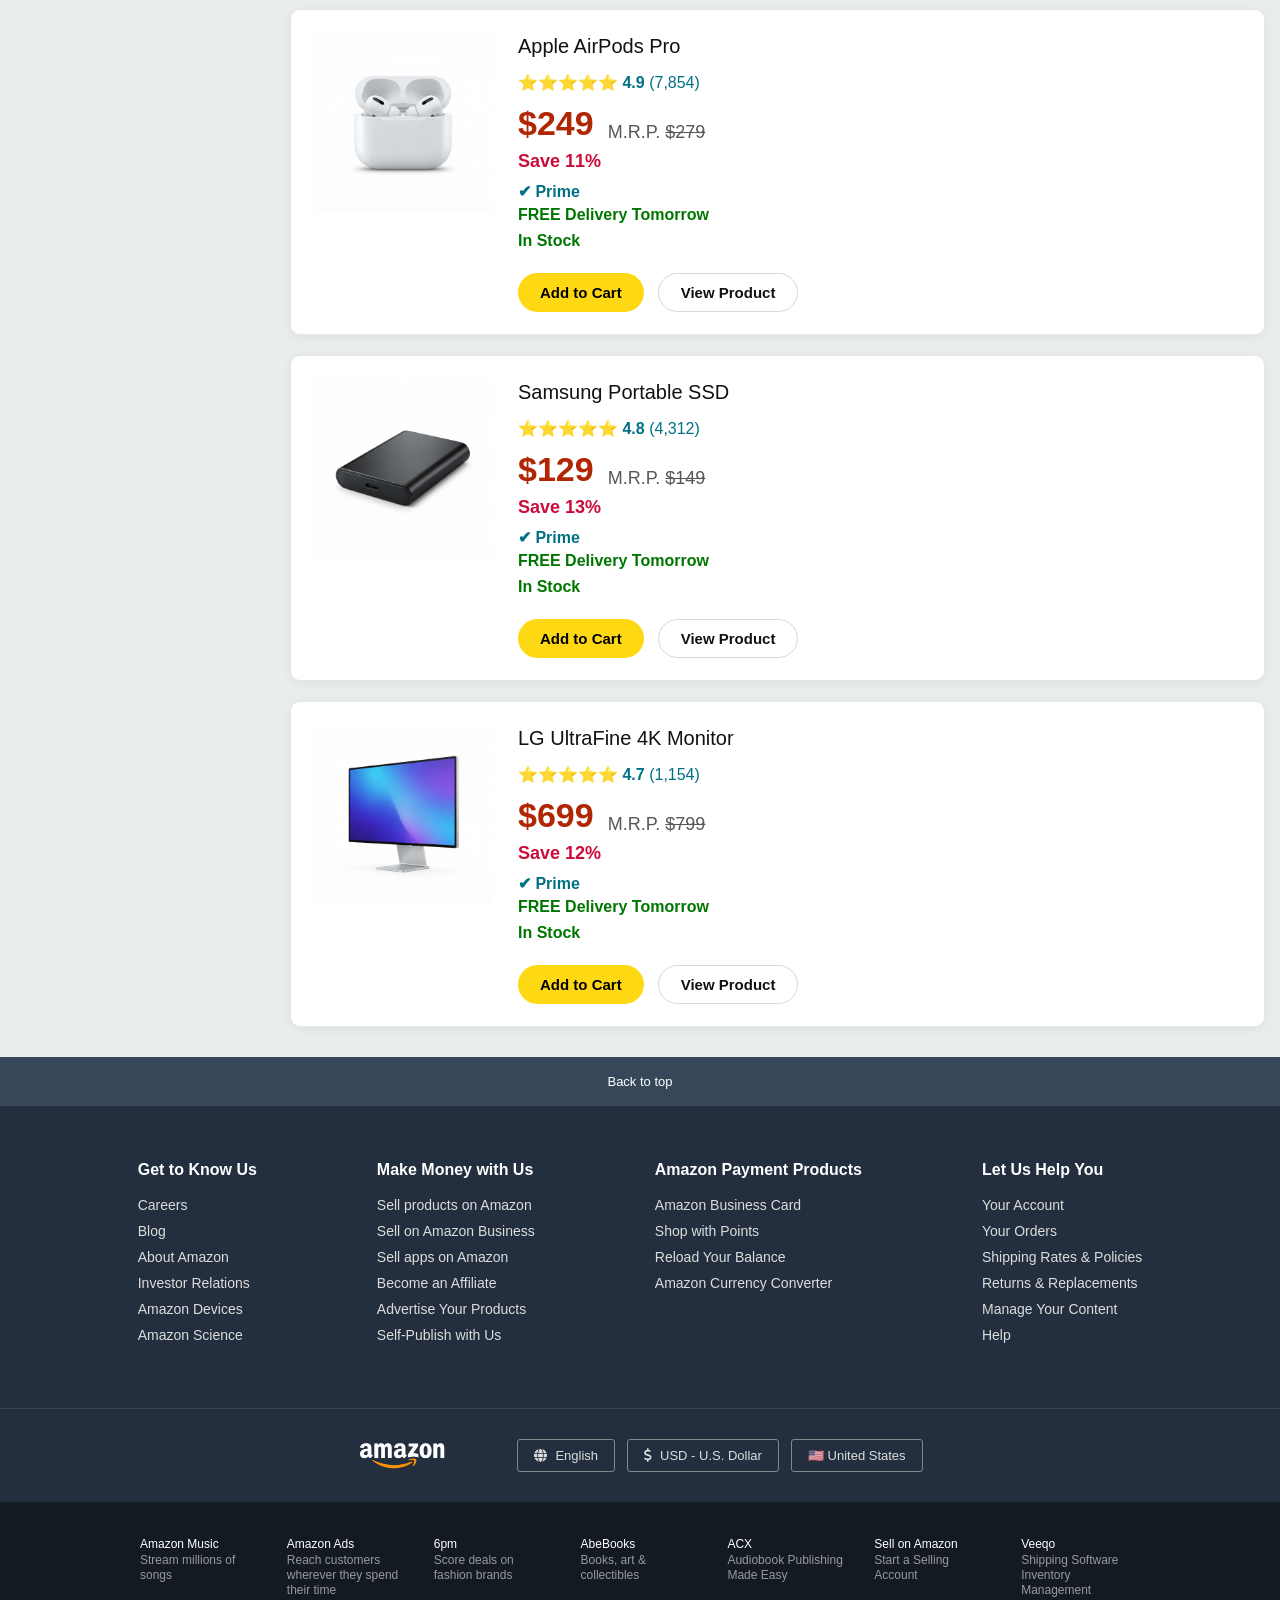
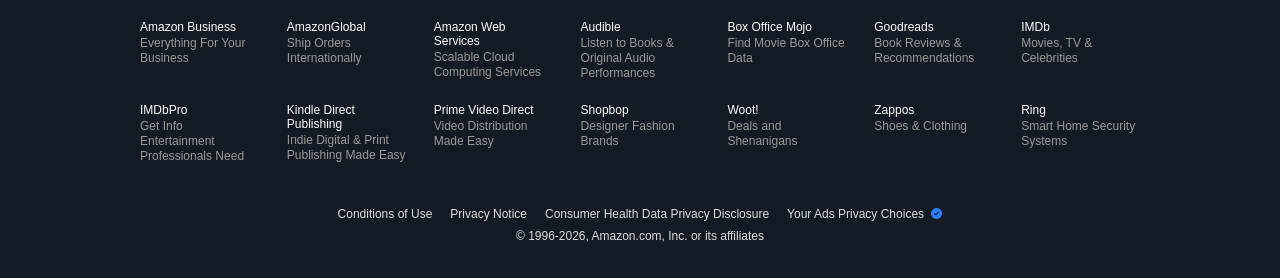
<file: search.html>
<!DOCTYPE html>
<html lang="en">

<head>
    <meta charset="UTF-8">
    <meta name="viewport" content="width=device-width, initial-scale=1.0">
    <title>Document</title>

    <link rel="stylesheet" href="css/common.css">
    <link rel="stylesheet" href="css/search.css">
     <link rel="stylesheet" href="https://cdnjs.cloudflare.com/ajax/libs/font-awesome/6.7.2/css/all.min.css">
</head>

<body>
    <div id="navbar-container"></div>
    <main class="search-page">
        <aside class="search-sidebar">
            <h2>Filters</h2>
            <fieldset class="filter-group">
                <legend>Department</legend>
                <label>
                    <input type="checkbox" value="Laptop" class="category-filter">
                    Laptop
                </label>
                <label>
                    <input type="checkbox" value="Accessory" class="category-filter">
                    Accessory
                </label>
            </fieldset>
            <fieldset class="filter-group">
                <legend>Price</legend>
                <label>
                    <input type="radio" name="price" value="100">
                    Under $100
                </label>
                <label>
                    <input type="radio" name="price" value="500">
                    $100 - $500
                </label>
                <label>
                    <input type="radio" name="price" value="1000">
                    Above $500
                </label>
            </fieldset>
        </aside>
        <section class="results-section">
            <header class="search-header">
                <h1 id="searchTitle"></h1>
                <select id="sortSelect" aria-label="Sort search results">
                    <option value="featured">
                        Featured
                    </option>
                    <option value="low-high">
                        Price: Low to High
                    </option>
                    <option value="high-low">
                        Price: High to Low
                    </option>
                    <option value="rating">
                        Highest Rated
                    </option>
                </select>
            </header>
            <div id="searchResults"></div>
        </section>
    </main>
    <div id="footer-container"></div>

    <script src="js/products.js"></script>
    <script src="js/utils.js"></script>
    <script src="js/common.js"></script>
    <script src="js/search.js"></script>
</body>

</html>
</file>
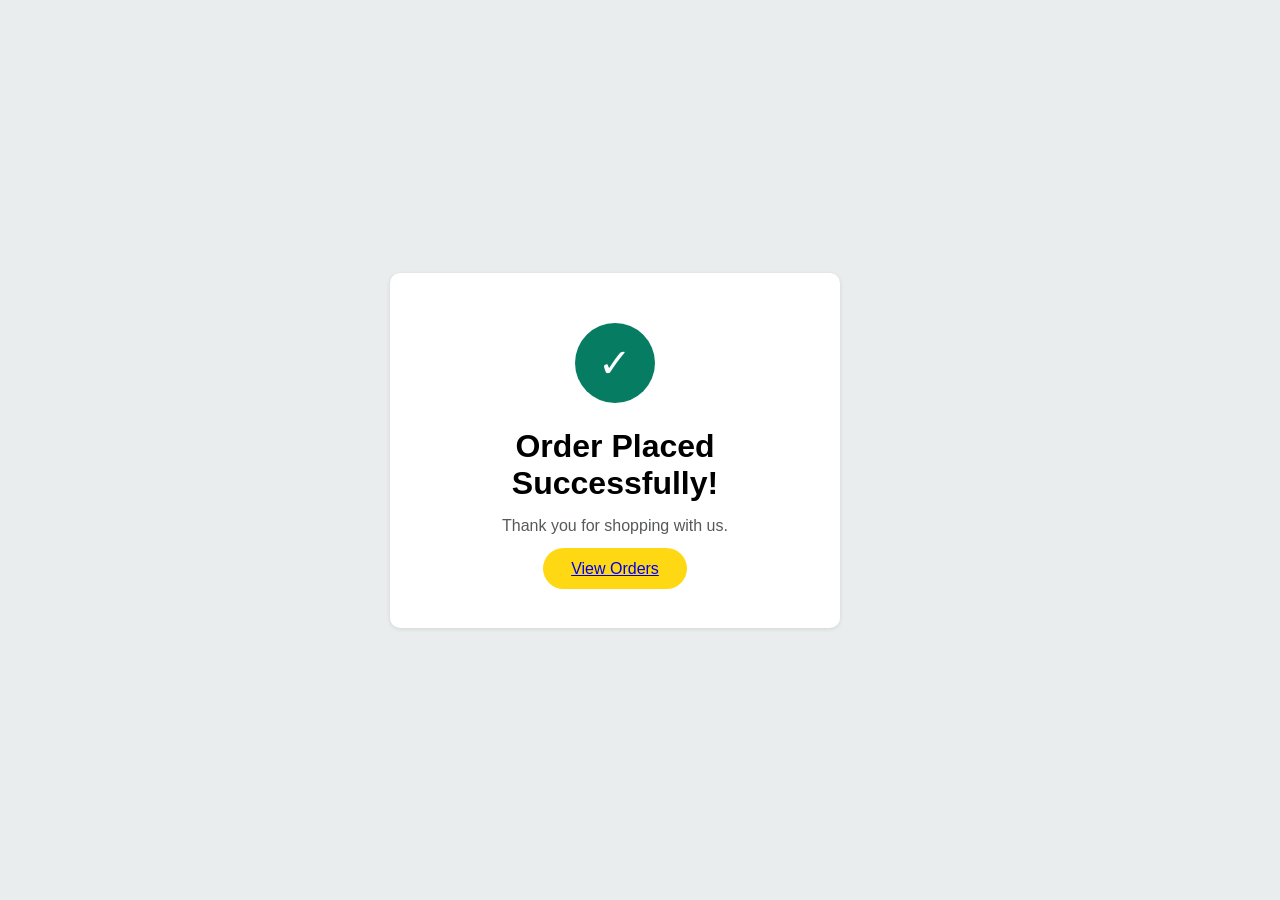
<file: success.html>
<!DOCTYPE html>

<html>

<head>

    <meta charset="UTF-8">

    <meta name="viewport" content="width=device-width, initial-scale=1.0">

    <title>Order Placed Successfully | Amazon Clone</title>

    <link rel="stylesheet" href="css/common.css">

    <link rel="stylesheet" href="css/success.css">

</head>

<body>

    <main class="success-page">
        <div class="success-card">
            <div class="success-icon" aria-hidden="true">

                ✓

            </div>
            <h1>
                Order Placed Successfully!
            </h1>
            <p>
                Thank you for shopping with us.
            </p>
            <a href="orders.html" class="view-orders-btn" role="button">
                View Orders
            </a>
        </div>
    </main>
</body>

</html>
</file>
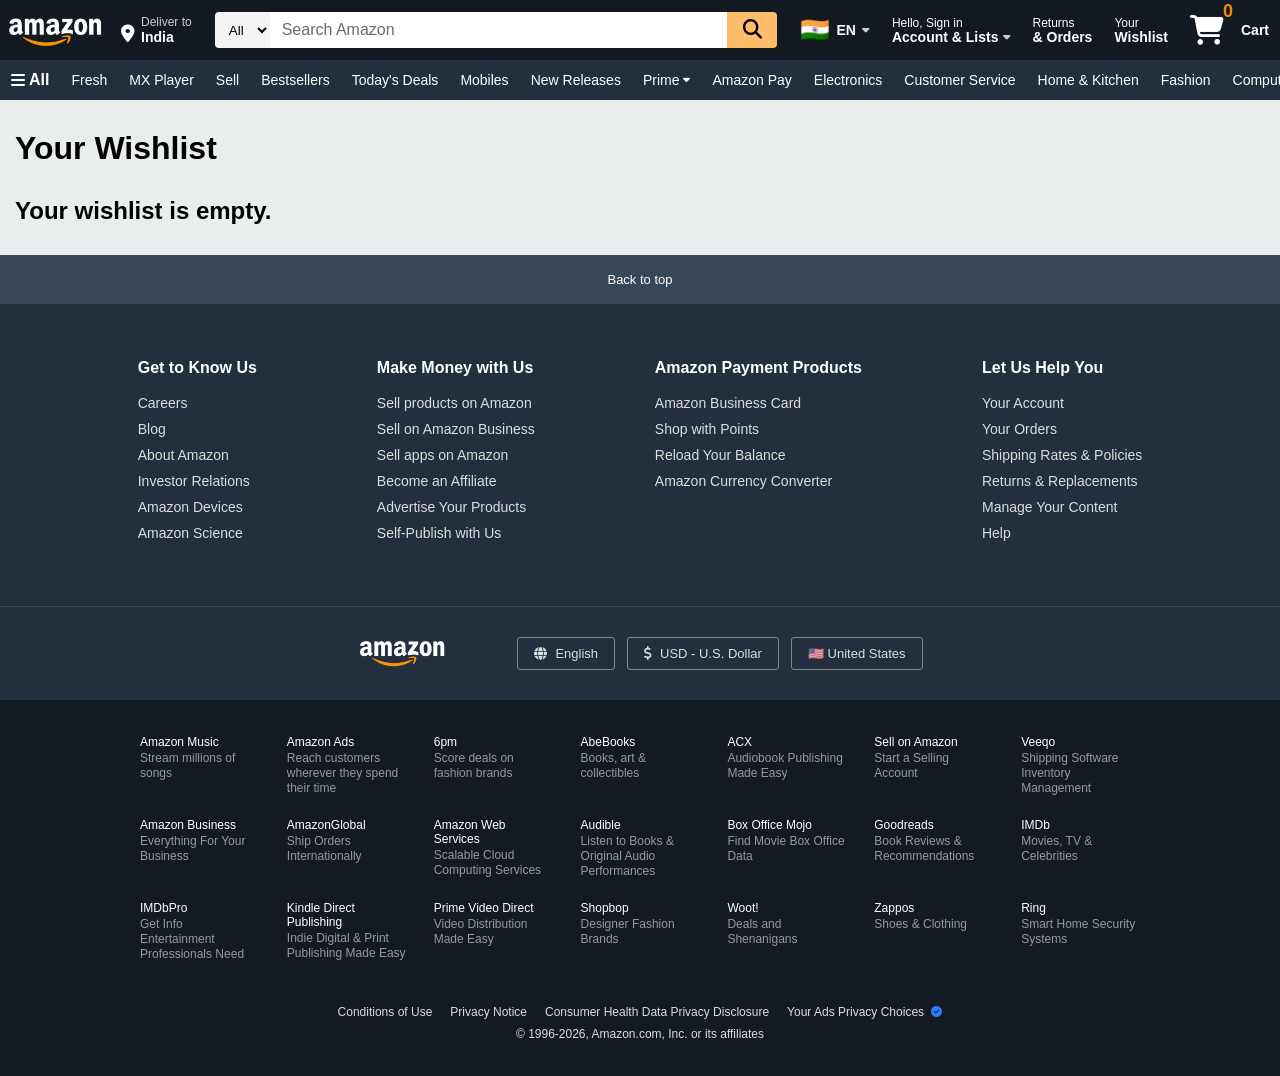
<file: wishlist.html>
<!DOCTYPE html>
<html lang="en">

<head>

    <meta charset="UTF-8">

    <meta name="viewport"
        content="width=device-width, initial-scale=1.0">

    <title>Wishlist</title>

    <link rel="stylesheet"
        href="css/common.css">

    <link rel="stylesheet"
        href="css/wishlist.css">
         <link rel="stylesheet" href="https://cdnjs.cloudflare.com/ajax/libs/font-awesome/6.7.2/css/all.min.css">

</head>

<body>

    <div id="navbar-container"></div>

    <main class="wishlist-page">

        <h1>

            Your Wishlist

        </h1>

        <div id="wishlistItems">

        </div>

    </main>

    <div id="footer-container"></div>

    <script src="js/products.js"></script>

    <script src="js/utils.js"></script>

    <script src="js/common.js"></script>

    <script src="js/wishlist.js"></script>

</body>

</html>
</file>
<file: css/common.css>
body {
   
    font-family: Arial, Helvetica, sans-serif;
}
* {
    margin: 0;
    padding: 0;
    box-sizing: border-box;
}
/*           NAVBAR            */
.navbar {
    display: flex;
    height: 60px;
    background-color: #131921;
    color: white;
}
.nav-logo{
    width:110px;
    height:60px;
    padding-top:4px;
    display:flex;
    justify-content:center;
    align-items:center;
}
.nav-logo a{
    display:flex;
    justify-content:center;
    align-items:center;
    width:100%;
    height:100%;
}
.nav-logo img{
    width:98px;
    height:auto;
    object-fit:contain;
    display:block;
}
.border {
    border: 1.5px solid transparent;
    border-radius: 2px;
}

.border:hover {
    border: 1.5px solid white;
    border-radius: 2px;

}

.nav-address{
    display:flex;
    align-items:center;
    padding:0 10px;
    cursor:pointer;
}.address-icon{
    color:white;
    font-size:18px;
    margin-right:6px;
    margin-top:8px;
}
.address-text{
    display:flex;
    flex-direction:column;
}
.add-first {
    color: #cccccc;
    font-size: 0.75rem;
}
.add-second {
    color: white;
    font-size: 0.875rem;
    font-weight: bold;
}
.nav-search {
    border: 2px solid transparent;
    display: flex;
    flex-grow: 1;
    height: 40px;
    margin: 0 10px;
    align-self: center;

}

.search-select {
    width: 55px;
    border: none;
    border-top-left-radius: 4px;
    border-bottom-left-radius: 4px;
    text-align: center;
    background-color: #f3f3f3;
    cursor: pointer;
}

.search-input {
    flex-grow: 1;
    border: none;
    padding: 0 12px;
    font-size: 1rem;
}

.search-input::placeholder {
    color: #6b6b6b;
}

.search-button {
    width: 50px;
    border: none;
    background-color: #febd69;
    border-top-right-radius: 4px;
    border-bottom-right-radius: 4px;
    font-size: 1.2rem;
    cursor: pointer;
}

.nav-search:hover {
    border-color: #f3a847;

}

.nav-language {
    display: flex;
    align-items: center;
    padding: 0 10px;
    cursor: pointer;
    gap: 6px;
    justify-content: center;
}

.lang-icon {
    font-size: 1.5rem;
}

.lang-text {
    font-weight: bold;
    font-size: 0.875rem;
}

.lang-dropdown {

    font-size: 0.75rem;
    color: #cccccc;
}

.nav-large {
    display: flex;
    align-items: center;
    justify-content: flex-start;
    gap: 4px;
    font-size: 14px;
    font-weight: 700;
    line-height: 15px;
}

.nav-large i {
    font-size: 0.75rem;
    color: #cccccc;
}

.nav-item {
    height: 60px;
    display: flex;
    flex-direction: column;
    justify-content: center;
    align-items: flex-start;
    padding: 0 10px;
    cursor: pointer;
    text-align: left;
}

.nav-small {
    font-size: 0.75rem;
    line-height:14px;
}

.nav-cart {
    display: flex;
    align-items: center;
    justify-content: center;
    padding: 0 10px;
    gap: 5px;
    cursor: pointer;
}
.cart-count{
    color:#F08804;
    font-size:18px;
    font-weight:700;
    margin-left:-6px;
    margin-right:3px;
    align-self:flex-start;
}
.wishlist-count{

    color:#F08804;

    font-size:15px;

    font-weight:700;

    margin-left:5px;

}
.cart-text {
    font-size: 0.875rem;
    font-weight: bold;


}

.nav-cart i {
    font-size: 30px;
}


.nav-box {
    height: 60px;
}
/*          NAVBAR           */
/*            PANEL          */
.panel {
    height: 40px;
    background-color: #232f3e;
    color: white;

    display: flex;
    align-items: center;
}

.panel-all {
    display: flex;
    align-items: center;
    gap: 4px;
    height: 100%;
    padding: 0 10px;
    cursor: pointer;

    font-weight: 600;

}

.panel-links {
    display: flex;
    align-items: center;
    height: 100%;
    flex-grow: 1;
}

.panel-option {
    display: flex;
    align-items: center;
    height: 100%;
    padding: 0 10px;
    cursor: pointer;
    font-size: 0.875rem;
    white-space: nowrap;
    gap: 4px;
}

.panel-option i {
    font-size: 0.7rem;
}
/*==========PANEL===========*/

/*================ FOOTER =================*/
.back-to-top{
    height:49px;
    background:#37475A;
    color:white;
    display:flex;
    justify-content:center;
    align-items:center;
    font-size:13px;
    cursor:pointer;
    transition:.2s;
}
.back-to-top:hover{
    background:#485769;
}
.footer-main{
    background:#232F3E;
    color:white;
    display:flex;
    justify-content:center;
    gap:120px;
    padding:55px 60px;
}
.footer-column{
    display:flex;
    flex-direction:column;
}
.footer-column h3{
    font-size:16px;
    font-weight:700;
    margin-bottom:18px;
}
.footer-column a{
    color:#DDDDDD;
    text-decoration:none;
    font-size:14px;
    margin-bottom:10px;
}
.footer-column a:hover{
    text-decoration:underline;
}
.footer-middle{
    background: #232F3E;
    border-top:1px solid #3a4553;
    display:flex;
    justify-content:center;
    align-items:center;
    gap:70px;
    padding: 30px 20px;
}
.footer-logo{
    display:flex;
    justify-content:center;
    align-items:center;
}
.footer-logo img{
    width:90px;
    height:auto;
    display: block;
}
.footer-options{
    display:flex;
    gap:12px;
}
.footer-btn{
    background:transparent;
    color:#DDD;
    border:1px solid #848688;
    border-radius:3px;
    padding: 8px 16px;
    cursor:pointer;
    font-size:13px;
    font-weight:400;
    display:flex;
    align-items:center;
    gap:8px;
}
.footer-btn:hover{
    border-color:white;
}
.footer-links{
    gap:90px;
}
.footer-services{
    background:#131A22;
    padding:35px 0 25px;
}
.services-grid{
    width:1000px;
    margin:auto;
    display:grid;
    grid-template-columns:repeat(7,1fr);
    gap:22px 28px;
}
.service{
    cursor:pointer
}
.service h4{
    color:white;
    font-size:12px;
    font-weight:400;
    margin-bottom:2px;
}
.service p{
    color:#999;
    font-size:12px;
    line-height:1.25;
}
.service:hover h4, .service:hover p{
    text-decoration:underline;
}
.footer-bottom{
    background:#131A22;
    text-align:center;
    padding:18px 0 35px;
}
.footer-bottom-links{
    display:flex;
    justify-content: center;
    align-items: center;
    gap: 18px;
    flex-wrap: wrap;
    margin-bottom: 8px;
}
.footer-bottom-links a{
    color:#DDD;
    font-size:12px;
    text-decoration: none;
}
.footer-bottom-links a:hover{
    text-decoration: underline;
}
.footer-bottom p{
    color:#DDD;
    font-size: 12px;
}
.footer-bottom i{
    color:#2A7FFF;
    margin-left:4px;
    font-size:11px;
}

.navbar a{
    color: white;
    text-decoration: none;
}

.navbar a:visited{
    color: white;
}

.navbar a:hover{
    color: white;
}
/* =========================================================
   RESPONSIVE DESIGN
========================================================= */
/* =========================================================
   TABLETS (992px and below)
========================================================= */

@media (max-width: 992px) {

    .navbar{

        height:auto;

        flex-wrap:wrap;

        justify-content:center;

        padding:10px;

        gap:12px;

    }

    .nav-search{

        order:10;

        width:100%;

        max-width:700px;

        margin:8px 0;

    }

    .panel{

        overflow-x:auto;

        white-space:nowrap;

        scrollbar-width:none;

    }

    .panel::-webkit-scrollbar{

        display:none;

    }

}
/* =========================================================
   MOBILE & TABLETS (768px and below)
========================================================= */

@media (max-width: 768px) {

    .navbar{

        padding:10px;
        gap:10px;

    }

    .nav-logo{

        order:1;

    }

    .nav-address{

        display:none;

    }

    .nav-language{

        display:none;

    }

    .nav-item{

        display:none;

    }

    .nav-search{

        order:2;

        width:100%;

        margin:8px 0;

    }

    .nav-cart{

        order:3;

        margin-left:auto;

    }

    .panel{

        font-size:14px;

    }

}
/* =========================================================
   SMALL MOBILES (480px and below)
========================================================= */

@media (max-width: 480px) {

    .search-select{

        display:none;

    }

    .search-input{

        border-radius:8px 0 0 8px;

    }

    .search-button{

        width:50px;

    }

    .cart-text{

        display:none;

    }

    .panel{

        padding:0 8px;

    }

}
/* =========================================================
   FOOTER RESPONSIVE
========================================================= */

/* ===================== TABLETS ===================== */

@media (max-width: 992px) {

    .footer-main{
        flex-wrap: wrap;
        justify-content: flex-start;
        gap: 50px;
        padding: 45px 35px;
    }

    .footer-column{
        flex: 1 1 220px;
    }

    .footer-middle{
        flex-direction: column;
        gap: 25px;
        text-align: center;
    }

    .footer-options{
        flex-wrap: wrap;
        justify-content: center;
    }

    .services-grid{
        width: 100%;
        padding: 0 25px;
        grid-template-columns: repeat(4,1fr);
        gap: 22px;
    }

}


/* ===================== MOBILE ===================== */

@media (max-width:768px){

    .footer-main{
        display: grid;
        grid-template-columns: repeat(2,1fr);
        gap: 35px;
        padding: 35px 25px;
    }

    .footer-column h3{
        font-size:15px;
    }

    .footer-column a{
        font-size:13px;
    }

    .footer-middle{
        padding:25px 15px;
    }

    .footer-options{
        width:100%;
        justify-content:center;
    }

    .footer-btn{
        flex:1;
        justify-content:center;
        min-width:130px;
    }

    .services-grid{
        grid-template-columns:repeat(3,1fr);
        padding:0 20px;
        gap:18px;
    }

    .footer-bottom-links{
        gap:12px;
    }

}


/* ===================== SMALL MOBILE ===================== */

@media (max-width:480px){

    .footer-main{
        grid-template-columns:1fr;
        text-align:center;
        padding:30px 20px;
    }

    .footer-column{
        align-items:center;
    }

    .footer-middle{
        gap:18px;
    }

    .footer-options{
        flex-direction:column;
        width:100%;
    }

    .footer-btn{
        width:100%;
    }

    .services-grid{
        grid-template-columns:repeat(2,1fr);
        padding:0 15px;
        gap:16px;
    }

    .service{
        text-align:center;
    }

    .footer-bottom-links{
        flex-direction:column;
        gap:8px;
    }

}
/*==============================
        MODERN MINI TOAST
==============================*/

.toast{

    position:fixed;

    top:20px;

    right:20px;

    width:290px;

    background:#fff;

    border-radius:14px;

    box-shadow:0 14px 35px rgba(0,0,0,.18);

    overflow:hidden;

    opacity:0;

    transform:translateX(120%);

    transition:.35s ease;

    z-index:9999;

}

.toast.show{

    opacity:1;

    transform:translateX(0);

}

.toast-body{

    display:flex;

    align-items:center;

    gap:12px;

    padding:14px 16px;

}

.toast-icon{

    width:34px;

    height:34px;

    flex-shrink:0;

    border-radius:50%;

    background:#067D62;

    color:#fff;

    display:flex;

    justify-content:center;

    align-items:center;

    font-size:17px;

    font-weight:bold;

}

.toast-info{

    flex:1;

    min-width:0;

}

.toast-title{

    font-size:15px;

    font-weight:700;

    color:#111;

}

.toast-message{

    margin-top:3px;

    font-size:13px;

    color:#666;

    white-space:nowrap;

    overflow:hidden;

    text-overflow:ellipsis;

}

.toast-progress{

    height:3px;

    background:#067D62;

    transform-origin:left;

    animation:toastProgress 3s linear forwards;

}

@keyframes toastProgress{

    from{

        transform:scaleX(1);

    }

    to{

        transform:scaleX(0);

    }

}

@media(max-width:768px){

    .toast{

        width:calc(100% - 24px);

        left:12px;

        right:12px;

    }

}
</file>
<file: css/home.css>
body {
    background: #eaeded;
}

/* =========================================================
   HERO SECTION
========================================================= */

.hero-wrapper {
    position: relative;
    background: #eaeded;
}

.hero-section {
    position: relative;
    height: 320px;
    overflow: hidden;
}

.hero-slider {
    display: flex;
    height: 100%;
    transition: transform .45s ease;
}

.hero-slide {
    flex: 0 0 100%;
    height: 100%;
}

.hero-image {
    display: block;
    width: 100%;
    height: 100%;
    object-fit: cover;
    object-position: center top;
}

.hero-left,
.hero-right {
    position: absolute;
    top: 0;
    bottom: 20px;          /* same visible height because of gradient */
    width: 55px;
    border: none;
    background: transparent;
    display: flex;
    justify-content: center;
    align-items: center;
    cursor: pointer;
    color: #111;
    font-size: 2.5rem;
    z-index: 20;
    transition: background .2s;
}

.hero-left {
    left: 0;
}

.hero-right {
    right: 0;
}

.hero-left:hover,
.hero-right:hover {
    background: rgba(255,255,255,.08);
}

.hero-section::after {
    content: "";
    position: absolute;
    inset: auto 0 0;
    height: 90px;
    background: linear-gradient(
        to bottom,
        rgba(234,237,237,0),
        rgba(234,237,237,.95)
    );
}

.hero-message {
    position: relative;
    z-index: 5;

    width: 97.4%;
    height: 38px;

    margin: -68px auto 0;

    display: flex;
    justify-content: center;
    align-items: center;

    background: #fff;

    font-size: 14px;
}

.hero-message a {
    color: #007185;
    text-decoration: none;
}

.hero-message a:hover {
    color: #c7511f;
    text-decoration: underline;
}

/* =========================================================
   SHOP SECTION
========================================================= */

.shop-section {
    position: relative;
    z-index: 10;

    display: grid;
    grid-template-columns: repeat(4, 1fr);

    gap: 18px;

    margin-top: 20px;
    padding: 0 18px 20px;

    background: transparent;
}

.shop-box {
    display: flex;
    flex-direction: column;

    height: 420px;

    padding: 20px 20px 15px;

    background: #fff;

    box-shadow: 0 1px 3px rgba(0,0,0,.12);

    transition: transform .2s;
}

.shop-box:hover {
    transform: translateY(-2px);
}

.box-title {
    margin-bottom: 15px;

    font-size: 20px;
    font-weight: 550;
    line-height: 26px;
}

.box-grid {
    display: grid;
    grid-template-columns: repeat(2,1fr);

    gap: 25px;

    flex-grow: 1;

    align-content: start;
}

.box-item {
    display: block;
    color: #0f1111;
    text-decoration: none;
}

.box-item img {
    display: block;

    width: 100%;
    height: 104px;

    object-fit: cover;

    background: #fff;

    transition: transform .25s ease;
}

.box-item:hover img {
    transform: scale(1.02);
}

.box-item p {
    margin-top: 4px;
    font-size: .75rem;
}

.box-footer {
    display: inline-block;

    margin-top: auto;

    color: #2162A1;

    font-size: 14px;

    text-decoration: none;
}

.box-footer:hover {
    color: #c7511f;
    text-decoration: underline;
}

/* Utility */

img {
    display: block;
}

a {
    text-decoration: none;
}

/* =========================================================
   PRODUCT SLIDER
========================================================= */

.product-slider {
    position: relative;
    overflow: hidden;

    margin: 20px;
    padding: 20px 20px 30px;

    background: #fff;
}

.slider-header {
    display: flex;
    align-items: center;
    gap: 20px;

    margin-bottom: 20px;
}

.slider-header h2 {
    font-size: 21px;
    font-weight: 700;
}

.slider-header a {
    color: #007185;
    font-size: 14px;
    text-decoration: none;
}

.slider-header a:hover {
    color: #C7511F;
    text-decoration: underline;
}

.slider-container {
    position: relative;
}

.slider-track {
    display: flex;
    gap: 8px;

    overflow-x: auto;
    scroll-behavior: smooth;
    scrollbar-width: none;

    margin-top: 10px;
    padding: 10px 8px;
}

.slider-track::-webkit-scrollbar {
    display: none;
}

.slider-track img {
    display: block;

    width: auto;
    height: 200px;

    flex-shrink: 0;

    object-fit: contain;

    cursor: pointer;

    transition: transform .25s;
}

.slider-track img:hover {
    transform: scale(1.03);
}

/* ---------- Slider Buttons ---------- */

.slider-btn {
    position: absolute;
    top: 50%;
    transform: translateY(-50%);

    width: 40px;
    height: 100px;

    display: flex;
    justify-content: center;
    align-items: center;

    border: none;
    border-radius: 8px;

    background: #fff;

    color: #111;
    font-size: 30px;

    box-shadow: 0 2px 8px rgba(0,0,0,.2);

    cursor: pointer;

    opacity: 0;
    transition: opacity .2s;

    z-index: 20;
}

.slider-left {
    left: 0;
}

.slider-right {
    right: 0;
}

.slider-btn i {
    font-size: 22px;
}

.product-slider:hover .slider-btn {
    opacity: 1;
}

/* =========================================================
   PRODUCT CARD
========================================================= */

.product-card {
    width: 220px;
    flex-shrink: 0;

    color: #0F1111;
    text-decoration: none;
}

.product-image {
    display: flex;
    justify-content: center;
    align-items: center;

    width: 220px;
    height: 220px;

    background: #fff;
}

.product-image img {
    max-width: 180px;
    max-height: 180px;

    object-fit: contain;
}

.product-details {
    padding: 10px 2px;
}

.product-title {
    display: -webkit-box;

    overflow: hidden;

    color: #0F1111;

    font-size: 14px;
    font-weight: 500;
    line-height: 20px;

    -webkit-line-clamp: 2;
    -webkit-box-orient: vertical;
}

.product-rating {
    margin-top: 6px;

    color: #007185;

    font-size: 14px;
}

.product-price {
    margin-top: 8px;

    color: #B12704;

    font-size: 22px;
    font-weight: 700;
}

/* =========================================================
   RECENTLY VIEWED
========================================================= */

.rv-card {
    width: 220px;
    flex-shrink: 0;

    color: #0F1111;
    text-decoration: none;

    transition: transform .2s;
}

.rv-card:hover {
    transform: translateY(-3px);
}

.rv-image {
    display: flex;
    justify-content: center;
    align-items: center;

    width: 220px;
    height: 220px;

    background: #fff;

    border-radius: 8px;
}

.rv-image img {
    max-width: 180px;
    max-height: 180px;

    object-fit: contain;

    transition: transform .25s;
}

.rv-card:hover img {
    transform: scale(1.05);
}

.rv-title {
    display: -webkit-box;

    overflow: hidden;

    margin-top: 12px;

    color: #0F1111;

    font-size: 15px;
    line-height: 21px;

    -webkit-line-clamp: 2;
    -webkit-box-orient: vertical;
}

.rv-rating {
    margin-top: 8px;

    color: #007185;

    font-size: 14px;
}

.rv-rating span {
    font-weight: 600;
}

.rv-price {
    margin-top: 10px;

    color: #B12704;

    font-size: 28px;
    font-weight: 700;
}

.rv-prime {
    margin-top: 8px;

    color: #007600;

    font-size: 14px;
    font-weight: 600;
}

/* =========================================================
   SIGN IN SECTION
========================================================= */

.signin-section {
    margin-top: 10px;
    margin-bottom: 0;
    padding: 22px 0;

    background: #fff;

    border-top: 1px solid #E7E7E7;
    border-bottom: 1px solid #DDD;
}

.signin-box {
    width: 100%;
    margin: auto;

    padding: 22px 0;

    text-align: center;

    border: 1px solid #DDD;
    border-radius: 4px;
}

.signin-box h2 {
    margin-bottom: 16px;

    color: #111;

    font-size: 24px;
    font-weight: 700;
}

.signin-box button {
    width: 230px;
    height: 30px;

    border: none;
    border-radius: 18px;

    background: linear-gradient(to bottom,#FFD84D,#F7CA00);

    font-size: 13px;

    cursor: pointer;

    transition: .2s;
}

.signin-box button:hover {
    background: linear-gradient(to bottom,#F7D94C,#F2C200);
}

.signin-box p {
    margin-top: 8px;
    font-size: 12px;
}

.signin-box a {
    color: #007185;
    text-decoration: underline;
}

.footer-top {
    margin-top: 0;
}
/* =========================================================
   RESPONSIVE DESIGN
========================================================= */

/* =========================================================
   TABLETS (992px and below)
========================================================= */

@media (max-width: 992px) {

    /* ---------------- Hero ---------------- */

    .hero-section {
        height: 260px;
    }

    .hero-left,
    .hero-right {
        width: 45px;
        bottom: 20px;
        font-size: 2rem;
    }

    .hero-message {
        width: 95%;
        min-height: 45px;
        height: auto;

        margin: -50px auto 0;
        padding: 0 20px;

        text-align: center;
    }

    /* ---------------- Shop ---------------- */

    .shop-section {
        grid-template-columns: repeat(2, 1fr);
        gap: 20px;
        padding: 20px;
    }

    .shop-box {
        width: 100%;
        margin: 0;
    }

    /* ---------------- Product Slider ---------------- */

    .product-slider {
        margin: 20px;
        padding: 20px;
    }

    .slider-track {
        gap: 15px;
    }

    .slider-track img {
        width: 180px;
    }

    .slider-btn {
        width: 40px;
        height: 80px;
    }

}

/* =========================================================
   MOBILE (768px and below)
========================================================= */

@media (max-width: 768px) {

    /* ---------------- Hero ---------------- */

    .hero-section {
        height: 220px;
    }

    .hero-left,
    .hero-right {
        display: none;
    }

    .hero-message {
        margin: -20px auto 15px;
        padding: 10px;

        font-size: 13px;
        line-height: 1.5;
    }

    /* ---------------- Shop ---------------- */

    .shop-section {
        grid-template-columns: 1fr;
        gap: 15px;
        padding: 15px;
    }

    .shop-box {
        padding: 18px;
    }

    .box-title {
        font-size: 22px;
    }

    /* ---------------- Slider ---------------- */

    .product-slider {
        margin: 15px;
        padding: 15px;
    }

    .slider-header {
        flex-direction: column;
        align-items: flex-start;
        gap: 8px;
    }

    .slider-header h2 {
        font-size: 22px;
    }

    .slider-track {
        gap: 12px;
    }

    .slider-track img {
        width: 140px;
    }

    .slider-btn {
        display: none;
    }

    /* ---------------- Recently Viewed ---------------- */

    #recentlyViewedSlider {
        gap: 12px;
    }

    /* ---------------- Sign In ---------------- */

    .signin-box {
        width: 95%;
        padding: 20px;
    }

    .signin-box h2 {
        font-size: 20px;
    }

    .signin-box button {
        width: 100%;
    }

}

/* =========================================================
   SMALL MOBILE (480px and below)
========================================================= */

@media (max-width: 480px) {

    /* ---------------- Hero ---------------- */

    .hero-section {
        height: 150px;
    }

    .hero-image {
        object-position: center;
    }

    .hero-message {
        width: 92%;
        font-size: 12px;
    }

    /* ---------------- Shop ---------------- */

    .shop-section {
        padding: 10px;
    }

    .shop-box {
        padding: 15px;
    }

    .box-grid {
        gap: 12px;
    }

    .box-title {
        font-size: 20px;
    }

    .box-item p {
        font-size: 12px;
    }

    /* ---------------- Slider ---------------- */

    .product-slider {
        margin: 10px;
        padding: 12px;
    }

    .slider-header h2 {
        font-size: 18px;
    }

    .slider-track img {
        width: 120px;
    }

}
</file>
<file: css/cart.css>
/* ==========================================
   CART PAGE
========================================== */

body {
    background: #eaeded;
    font-family: Arial, Helvetica, sans-serif;
    color: #0f1111;
}

/* ==========================================================
   CONTENTS

   1. Main Layout
   2. Left Section
   3. Right Section
   4. Summary Card
   5. Empty Cart
   6. Cart Item
   7. Cart Actions
   8. Saved Items
   9. Responsive
========================================================== */
/* ==========================================
   MAIN LAYOUT
========================================== */

.cart-page {
    max-width: 1500px;
    margin: 24px auto;
    padding: 0 20px;
    display: grid;
    grid-template-columns: minmax(0, 3fr) 380px;
    gap: 24px;
    align-items: start;
}

/* ==========================================
   LEFT SECTION
========================================== */

.cart-left {
    background: #fff;
    border-radius: 8px;
    padding: 28px;
    box-shadow: 0 1px 3px rgba(15, 17, 17, .08);
}

.cart-left h1 {
    font-size: 34px;
    font-weight: 500;
    margin-bottom: 18px;
    color: #0f1111;
}

.cart-divider {
    border: none;
    border-top: 1px solid #e7e7e7;
    margin-bottom: 25px;
}

/* ==========================================
   RIGHT COLUMN
========================================== */

.cart-right {
    display: flex;
    flex-direction: column;
    gap: 20px;
}

/* ==========================================
   ORDER SUMMARY
========================================== */

.summary-card {
    background: #fff;
    border-radius: 8px;
    padding: 22px;
    box-shadow: 0 1px 3px rgba(15, 17, 17, .08);
}

.summary-title {
    font-size: 18px;
    font-weight: 500;
    margin-bottom: 12px;
}

#subtotal {
    display: block;
    font-size: 38px;
    font-weight: 700;
    margin: 10px 0;
}

.summary-delivery {
    color: #007600;
    font-size: 15px;
    margin-bottom: 18px;
}

.summary-divider {
    border: none;
    border-top: 1px solid #e7e7e7;
    margin: 18px 0;
}

.summary-total {
    display: flex;
    justify-content: space-between;
    align-items: center;
    font-size: 20px;
    font-weight: 700;
    margin-bottom: 22px;
}

.checkout-btn {
    width: 100%;
    height: 46px;
    border: none;
    border-radius: 999px;
    background: #ffd814;
    cursor: pointer;
    font-size: 16px;
    font-weight: 600;
    transition: .2s;
}

.checkout-btn:hover {
    background: #f7ca00;
}

/* ==========================================
   EMPTY CART
========================================== */

.empty-cart {
    padding: 30px 0;
}

.empty-cart h2 {
    font-size: 34px;
    margin-bottom: 10px;
}

.empty-cart p {
    color: #565959;
    margin-bottom: 18px;
}

.empty-cart a {
    color: #007185;
    text-decoration: none;
    font-weight: 500;
}

.empty-cart a:hover {
    text-decoration: underline;
}

/* ==========================================
   CART ITEM
========================================== */

.cart-item {
    display: grid;
    grid-template-columns: 170px 1fr 140px;
    gap: 22px;
    padding: 20px 0;
    border-bottom: 1px solid #e7e7e7;
    align-items: flex-start;
}

/* ---------- IMAGE ---------- */

.cart-image {
    width: 170px;
    display: flex;
    justify-content: center;
    align-items: flex-start;
}

.cart-image img {
    width: 150px;
    height: 150px;
    object-fit: contain;
}

/* ---------- DETAILS ---------- */

.cart-details {
    display: flex;
    flex-direction: column;
}

.cart-title {
    font-size: 22px;
    font-weight: 400;
    line-height: 1.4;
    color: #0f1111;
    margin-bottom: 10px;
}

.stock {
    color: #007600;
    font-size: 15px;
    margin-bottom: 6px;
}

.delivery {
    color: #565959;
    font-size: 14px;
    margin-bottom: 16px;
}

/* ---------- PRICE ---------- */

.cart-price {
    font-size: 28px;
    font-weight: 700;
    color: #0f1111;
    text-align: right;
    white-space: nowrap;
}

/* ==========================================
   CART ACTIONS
========================================== */

.cart-actions {
    display: flex;
    align-items: center;
    flex-wrap: wrap;
    gap: 12px;
    margin-top: 18px;
}

/* ---------- QUANTITY ---------- */

.qty-select {
    appearance: none;
    -webkit-appearance: none;
    -moz-appearance: none;
    min-width: 92px;
    height: 32px;
    padding: 0 34px 0 12px;
    border: 1px solid #d5d9d9;
    border-radius: 8px;
    background: #f0f2f2;
    cursor: pointer;
    font-size: 14px;
    transition: .2s;
    background-image: url("data:image/svg+xml,%3Csvg xmlns='http://www.w3.org/2000/svg' width='14' height='14' fill='%23555555' viewBox='0 0 16 16'%3E%3Cpath d='M1.5 5l6.5 6 6.5-6z'/%3E%3C/svg%3E");
    background-repeat: no-repeat;
    background-position: right 10px center;
}

.qty-select:hover {
    background: #eaeded;
}

.qty-select:focus {
    outline: none;
    border-color: #f08804;
    box-shadow: 0 0 0 3px rgba(240, 136, 4, .25);
}

/* ---------- LINKS ---------- */

.delete-btn,
.save-btn,
.share-btn {
    border: none;
    background: none;
    padding: 0;
    color: #007185;
    font-size: 14px;
    cursor: pointer;
    transition: .2s;
}

.delete-btn:hover,
.save-btn:hover,
.share-btn:hover {
    color: #c7511f;
    text-decoration: underline;
}

/* ---------- DIVIDER ---------- */

.divider {
    color: #d5d9d9;
    user-select: none;
}

/* ==========================================
   SAVED FOR LATER
========================================== */

.saved-section {
    background: #fff;
    border-radius: 8px;
    padding: 22px;
    box-shadow: 0 1px 3px rgba(15, 17, 17, .08);
}

.saved-heading {
    font-size: 22px;
    font-weight: 500;
    margin-bottom: 20px;
    color: #0f1111;
}

.saved-item {
    display: flex;
    gap: 16px;
    padding: 18px 0;
    border-bottom: 1px solid #e7e7e7;
    align-items: flex-start;
}

.saved-item:last-child {
    border-bottom: none;
}

.saved-item img {
    width: 90px;
    height: 90px;
    object-fit: contain;
    flex-shrink: 0;
}

.saved-info {
    flex: 1;
    display: flex;
    flex-direction: column;
    gap: 8px;
}

.saved-info h3 {
    font-size: 15px;
    font-weight: 500;
    line-height: 1.4;
    color: #0f1111;
    margin: 0;
}

.saved-info p {
    font-size: 18px;
    font-weight: 700;
    margin: 0;
}

.saved-info button {
    width: max-content;
}

.move-btn {
    background: #ffd814;
    border: none;
    border-radius: 999px;
    padding: 8px 18px;
    cursor: pointer;
    font-size: 14px;
    transition: .2s;
}

.move-btn:hover {
    background: #f7ca00;
}

.saved-delete-btn {
    background: none;
    border: none;
    color: #007185;
    cursor: pointer;
    padding: 0;
    font-size: 14px;
}

.saved-delete-btn:hover {
    color: #c7511f;
    text-decoration: underline;
}

/* =========================================================
   RESPONSIVE DESIGN
========================================================= */
/* =========================================================
   LAPTOP
========================================================= */

@media (max-width:1400px) {
    .cart-page {
        max-width: 100%;
        padding: 0 15px;
        grid-template-columns: minmax(0, 1fr) 340px;
        gap: 20px;
    }
    .cart-item {
        grid-template-columns: 160px 1fr 120px;
        gap: 18px;
    }
    .cart-image {
        width: 160px;
    }
    .cart-image img {
        width: 140px;
        height: 140px;
    }
}
/* =========================================================
   TABLET
========================================================= */

@media (max-width:992px) {
    .cart-page {
        grid-template-columns: 1fr;
        margin: 20px auto;
        gap: 20px;
    }
    .cart-right {
        order: -1;
    }
    .cart-left {
        padding: 22px;
    }
    .cart-item {
        grid-template-columns: 140px 1fr;
        gap: 18px;
    }
    .cart-price {
        grid-column: 2;
        text-align: left;
        margin-top: 8px;
    }
}
/* =========================================================
   MOBILE
========================================================= */

@media (max-width:768px) {
    .cart-page {
        padding: 0 12px;
    }
    .cart-left {
        padding: 18px;
    }
    .summary-card {
        padding: 18px;
    }
    .saved-section {
        padding: 18px;
    }
    .cart-left h1 {
        font-size: 28px;
    }
    .cart-item {
        grid-template-columns: 1fr;
        gap: 15px;
        text-align: center;
    }
    .cart-image {
        width: 100%;
        justify-content: center;
    }
    .cart-image img {
        width: 180px;
        height: 180px;
    }
    .cart-details {
        align-items: center;
    }
    .cart-title {
        font-size: 20px;
    }
    .cart-price {
        text-align: center;
        font-size: 26px;
        grid-column: auto;
    }
    .cart-actions {
        justify-content: center;
        gap: 10px;
    }
    .saved-item {
        flex-direction: column;
        align-items: center;
        text-align: center;
    }
    .saved-info {
        align-items: center;
    }
    .move-btn {
        width: 100%;
        max-width: 250px;
    }
}
/* =========================================================
   SMALL MOBILE
========================================================= */

@media (max-width:480px) {
    .cart-page {
        padding: 0 10px;
    }
    .cart-left {
        padding: 15px;
    }
    .summary-card {
        padding: 15px;
    }
    .saved-section {
        padding: 15px;
    }
    .cart-left h1 {
        font-size: 24px;
    }
    #subtotal {
        font-size: 32px;
    }
    .summary-total {
        font-size: 18px;
    }
    .checkout-btn {
        height: 42px;
        font-size: 15px;
    }
    .cart-image img {
        width: 150px;
        height: 150px;
    }
    .cart-title {
        font-size: 18px;
    }
    .cart-price {
        font-size: 22px;
    }
    .cart-actions {
        flex-direction: column;
        align-items: center;
        gap: 8px;
    }
    .qty-select {
        width: 100%;
        max-width: 220px;
    }
    .divider {
        display: none;
    }
    .delete-btn,
    .save-btn,
    .share-btn {
        font-size: 15px;
    }
    .saved-heading {
        font-size: 20px;
    }
    .saved-item img {
        width: 80px;
        height: 80px;
    }
}
</file>
<file: css/checkout.css>
body{
background:#eaeded;
}

.checkout-page{
max-width:1500px;
margin:30px auto;
padding:0 20px;
display:grid;
grid-template-columns:2fr 1fr;
gap:24px;
align-items:start;
}

.checkout-card,
.summary-card{
background:white;
border-radius:10px;
padding:24px;
box-shadow:0 1px 3px rgba(15,17,17,.08);
}

.checkout-left{
display:flex;
flex-direction:column;
gap:20px;
}

.checkout-right{
position:sticky;
top:20px;
}

/* ==========================================
   CHECKOUT HEADER
========================================== */

.checkout-heading{
    font-size:36px;
    font-weight:500;
}

/* ==========================================
   CARD HEADER
========================================== */

.card-header{
    display:flex;
    justify-content:space-between;
    align-items:center;
    margin-bottom:20px;
}

.card-header h2{
    font-size:24px;
    font-weight:500;
}

/* ==========================================
   CHANGE BUTTON
========================================== */

.change-btn{
    background:none;
    border:none;
    color:#007185;
    cursor:pointer;
    font-size:15px;
}

.change-btn:hover{
    text-decoration:underline;
}

/* ==========================================
   ADDRESS
========================================== */

.address-box{
    line-height:1.8;
}

.address-box h3{
    font-size:22px;
    margin-bottom:8px;
}

.address-box p{
    color:#565959;
    font-size:16px;
}
/* ==========================================
   SECTION TITLE
========================================== */

.section-title{
    font-size:24px;
    font-weight:500;
    margin-bottom:22px;
}

/* ==========================================
   DELIVERY OPTIONS
========================================== */

.delivery-option{
    display:flex;
    align-items:flex-start;
    gap:15px;
    padding:18px;
    border:1px solid #ddd;
    border-radius:10px;
    margin-bottom:16px;
    cursor:pointer;
    transition:.25s;
}

.delivery-option:hover{
    border-color:#f08804;
    background:#fffaf3;
}

.delivery-option input{
    margin-top:5px;
    transform:scale(1.2);
}

.delivery-option label{
    display:flex;
    flex-direction:column;
    cursor:pointer;
    gap:6px;
}

.delivery-option strong{
    font-size:18px;
    font-weight:600;
}

.delivery-option span{
    color:#007600;
    font-weight:700;
}

.delivery-option small{
    color:#565959;
    font-size:14px;
}

.summary-heading{
    font-size:24px;
    margin-bottom:20px;
    font-weight:600;
}

.summary-row{
    display:flex;
    justify-content:space-between;
    margin:18px 0;
    font-size:18px;
}

.summary-row span:last-child{
    font-weight:600;
}

/* ==========================================
   REVIEW ITEMS
========================================== */

.review-item{
    display:grid;
    grid-template-columns:110px 1fr 110px;
    gap:20px;
    padding:20px 0;
    border-bottom:1px solid #e7e7e7;
    align-items:center;
}

.review-item:last-child{
    border-bottom:none;
}

.review-item img{
    width:90px;
    height:90px;
    object-fit:contain;
}

.review-details{
    display:flex;
    flex-direction:column;
    gap:8px;
}

.review-title{
    font-size:18px;
    line-height:1.4;
    font-weight:500;
}

.review-qty{
    color:#565959;
    font-size:14px;
}

.review-price{
    text-align:right;
    font-size:22px;
    font-weight:700;
}

.place-order-btn{
    width:100%;
    height:44px;
    margin-top:20px;
    border:none;
    border-radius:999px;
    background:#FFD814;
    color:#111;
    font-size:15px;
    font-weight:600;
    cursor:pointer;
    transition:.2s ease;
}

.place-order-btn:hover{
    background:#F7CA00;
}

.place-order-btn:active{
    transform:scale(.98);
}

.summary-total{
    margin-top:20px;
    padding-top:18px;
    border-top:1px solid #d5d9d9;
    display:flex;
    justify-content:space-between;
    align-items:center;
    font-size:22px;
    font-weight:700;
    color: #B12704;
}
/* =========================================================
   RESPONSIVE DESIGN
========================================================= */
/* =========================================================
   LAPTOP
========================================================= */

@media (max-width:1400px){
    .checkout-page{
        max-width:100%;
        padding:0 15px;
        gap:20px;
        grid-template-columns:minmax(0,1fr) 340px;
    }
}
/* =========================================================
   TABLET
========================================================= */

@media (max-width:992px){
    .checkout-page{
        grid-template-columns:1fr;
        margin:20px auto;
    }
    .checkout-right{
        position:static;
        order:-1;
    }
    .checkout-heading{
        font-size:32px;
    }
    .checkout-card,
    .summary-card{
        padding:20px;
    }
    .review-item{
        grid-template-columns:90px 1fr 90px;
        gap:15px;
    }
    .review-item img{
        width:80px;
        height:80px;
    }
}
/* =========================================================
   MOBILE
========================================================= */

@media (max-width:768px){
    .checkout-page{
        padding:0 12px;
        margin:15px auto;
        gap:18px;
    }
    .checkout-card,
    .summary-card{
        padding:18px;
    }
    .checkout-heading{
        font-size:28px;
    }
    .card-header{
        flex-direction:column;
        align-items:flex-start;
        gap:10px;
    }
    .card-header h2,
    .section-title,
    .summary-heading{
        font-size:22px;
    }
    .address-box h3{
        font-size:20px;
    }
    .address-box p{
        font-size:15px;
    }
    .delivery-option{
        padding:15px;
        gap:12px;
    }
    .delivery-option strong{
        font-size:17px;
    }
    .summary-row{
        font-size:16px;
    }
    .summary-total{
        font-size:20px;
    }
    .review-item{
        grid-template-columns:1fr;
        text-align:center;
        gap:15px;
    }
    .review-item img{
        width:120px;
        height:120px;
        margin:auto;
    }
    .review-details{
        align-items:center;
    }
    .review-title{
        font-size:17px;
    }
    .review-price{
        text-align:center;
        font-size:20px;
    }
    .place-order-btn{
        height:46px;
        font-size:16px;
    }
}
/* =========================================================
   SMALL MOBILE
========================================================= */
@media (max-width:480px){
    .checkout-page{
        padding:0 10px;
    }
    .checkout-card,
    .summary-card{
        padding:15px;
    }
    .checkout-heading{
        font-size:24px;
    }
    .card-header h2,
    .section-title,
    .summary-heading{
        font-size:20px;
    }
    .address-box h3{
        font-size:18px;
    }
    .address-box p{
        font-size:14px;
    }
    .delivery-option{
        flex-direction:column;
        gap:10px;
    }
    .delivery-option input{
        margin-top:0;
    }
    .delivery-option strong{
        font-size:16px;
    }
    .delivery-option small{
        font-size:13px;
    }
    .summary-row{
        font-size:15px;
    }
    .summary-total{
        font-size:18px;
    }
    .review-item img{
        width:100px;
        height:100px;
    }
    .review-title{
        font-size:16px;
    }
    .review-price{
        font-size:18px;
    }
    .place-order-btn{
        height:42px;
        font-size:15px;
    }
}
</file>
<file: css/orders.css>
body {
    background: #eaeded;
    font-family: Arial, Helvetica, sans-serif;
}

.orders-page {
    max-width: 1200px;
    margin: 30px auto;
    padding: 0 20px;
}

.page-title {
    font-size: 32px;
    font-weight: 700;
    margin-bottom: 25px;
}

.order-card {
    background: #fff;
    border: 1px solid #d5d9d9;
    border-radius: 8px;
    overflow: hidden;
    margin-bottom: 40px;
}

.order-header {
    background: #f0f2f2;
    border-bottom: 1px solid #d5d9d9;
    display: grid;
    justify-content: space-between;
    padding: 18px 25px;
    grid-template-columns: 220px 180px 1fr;
    align-items: center;
    gap: 40px;
}

.order-header p {
    margin: 0;
    font-size: 12px;
    color: #565959;
}

.order-header strong {
    display: block;
    margin-top: 5px;
    font-size: 14px;
}

.order-items {
    padding: 20px 25px;
}

.order-item {
    display: flex;
    align-items: center;
    gap: 25px;
    padding: 18px 0;
    border-bottom: 1px solid #ececec;
}

.order-item:last-child {
    border-bottom: none;
}

.order-item img {
    width: 95px;
    height: 95px;
    object-fit: contain;
    flex-shrink: 0;
}

.order-info {
    flex: 1;
}

.order-info h3 {
    font-size: 18px;
    font-weight: 500;
    margin-bottom: 12px;
    line-height: 1.4;
}

.order-info p {
    margin: 6px 0;
    color: #565959;
}

.buy-again-btn {
    background: #FFD814;
    border: 1px solid #FCD200;
    border-radius: 999px;
    padding: 8px 18px;
    font-size: 13px;
    font-weight: 500;
    cursor: pointer;
    transition: .2s;
}

.buy-again-btn:hover {
    background: #F7CA00;
}

.delivery-status {
    color: #007600;
    font-weight: 600;
}

.order-actions {
    display: flex;
    flex-direction: column;
    gap: 10px;
}

.view-btn {
    background: #fff;
    border: 1px solid #D5D9D9;
    border-radius: 999px;
    padding: 8px 18px;
    cursor: pointer;
}

.view-btn:hover {
    background: #F7FAFA;
}
/* =========================================================
   RESPONSIVE DESIGN
========================================================= */


/* =========================================================
   LAPTOP
========================================================= */

@media (max-width:1400px){

    .orders-page{
        max-width:100%;
        padding:0 15px;
    }

}


/* =========================================================
   TABLET
========================================================= */

@media (max-width:992px){

    .orders-page{
        margin:20px auto;
    }

    .page-title{
        font-size:30px;
    }

    .order-header{
        grid-template-columns:repeat(2,1fr);
        gap:20px;
    }

    .order-header > div:last-child{
        grid-column:1/-1;
    }

    .order-items{
        padding:18px;
    }

}


/* =========================================================
   MOBILE
========================================================= */

@media (max-width:768px){

    .orders-page{
        padding:0 12px;
        margin:15px auto;
    }

    .page-title{
        font-size:26px;
    }

    .order-header{
        display:flex;
        flex-direction:column;
        align-items:flex-start;
        gap:15px;
        padding:18px;
    }

    .order-item{
        flex-direction:column;
        align-items:center;
        text-align:center;
        gap:15px;
    }

    .order-item img{
        width:130px;
        height:130px;
    }

    .order-info{
        width:100%;
    }

    .order-info h3{
        font-size:18px;
    }

    .order-actions{
        width:100%;
        align-items:center;
    }

    .buy-again-btn,
    .view-btn{
        width:100%;
        max-width:260px;
    }

}


/* =========================================================
   SMALL MOBILE
========================================================= */

@media (max-width:480px){

    .orders-page{
        padding:0 10px;
    }

    .page-title{
        font-size:22px;
    }

    .order-header{
        padding:15px;
    }

    .order-items{
        padding:15px;
    }

    .order-item img{
        width:110px;
        height:110px;
    }

    .order-info h3{
        font-size:16px;
        line-height:1.5;
    }

    .order-info p{
        font-size:14px;
    }

    .buy-again-btn,
    .view-btn{
        font-size:14px;
        padding:10px 16px;
    }

}
</file>
<file: css/product.css>
body {
    background: white;
}

.breadcrumb {
    height: 34px;
    display: flex;
    align-items: center;
    gap: 8px;
    padding: 0 20px;
    font-size: 12px;
    background: white;
    margin-top: 0;
}

.breadcrumb a {
    color: #565959;
    text-decoration: none;
}

.breadcrumb a:hover {
    color: #C7511F;
    text-decoration: underline;
}

.current {
    color: #0F1111;
}

.product-page {
    display: grid;
    grid-template-columns:
        65px 570px 440px 280px;
    gap: 18px;
    padding: 18px;
    align-items: start;
}

.product-thumbnails {
    display: flex;
    flex-direction: column;
    gap: 10px;
    position: sticky;
    top: 15px;

}

.thumb {
    width: 60px;
    height: 60px;
    object-fit: contain;
    border: 1px solid #d5d9d9;
    border-radius: 6px;
    cursor: pointer;
    padding: 4px;
    background: #fff;
    transition: .2s;
}

.thumb:hover {
    border: 2px solid #007185;
    transform: scale(1.06);
}

.thumb.active {
    border: 2px solid #E77600;
}

.product-image {
    display: flex;
    justify-content: center;
    align-items: flex-start;
    padding-top: 8px;
    padding-right: 8px;
    position: sticky;
    top: 15px;
    background: #fff;
    border: none;
}

.product-image img {
    width: 100%;
    max-width: 560px;
    transition: .25s ease;
    object-fit: contain;
}

.product-details {
    padding-top: 8px;
    background: #fff;
}

.product-title {
    max-width: 430px;
    font-size: 19px;
    font-weight: 400;
    line-height: 1.35;
    color: #0F1111;
}

.product-rating {
    margin-top: 10px;
    display: flex;
    align-items: center;
    gap: 8px;
    font-size: 14px;
}

.rating-stars {
    color: #FFA41C;
    font-size: 15px;
}

.rating-number {
    color: #007185;
}

.product-rating a {
    color: #007185;
    text-decoration: none;
}

.product-rating a:hover {
    color: #C7511F;
    text-decoration: underline;
}

.product-details hr {
    margin: 14px 0;
    border: none;
    border-top: 1px solid #DDD;
}

.price-section {
    display: flex;
    align-items: flex-start;
    margin-top: 8px;
}

.currency {
    font-size: 18px;
    margin-top: 8px;
}

.price {
    font-size: 44px;
    line-height: 1;
}

.cents {
    font-size: 16px;
    margin-top: 8px;
}

.mrp {
    margin-top: 8px;
    color: #565959;
    font-size: 14px;
}

.mrp span {
    text-decoration: line-through;
}

.discount {
    color: #B12704;
    margin-top: 4px;
    font-size: 14px;
}

.emi {
    margin-top: 12px;
    font-size: 14px;
}

.stock {
    color: #007600;
    font-size: 30px;
    margin-top: 16px;
}

.delivery {
    margin-top: 8px;
    font-size: 14px;
}

.about-title {
    margin-top: 20px;
    font-size: 18px;
}

.about-list {
    margin-top: 8px;
    padding-left: 20px;
}

.about-list li {
    margin-bottom: 8px;
    line-height: 1.45;
    font-size: 14px;
}

.buy-box {
    border: 1px solid #D5D9D9;
    border-radius: 8px;
    padding: 18px;
    background: #fff;
    width: 250px;
    position: sticky;
    top: 20px;
}

.buy-price {
    font-size: 32px;
    font-weight: 400;
    margin-bottom: 12px;
}

.buy-price .currency {
    font-size: 18px;
    vertical-align: top;
}

.buy-price .cents {
    font-size: 16px;
    vertical-align: top;
}

.buy-delivery {
    font-size: 14px;
    margin-bottom: 12px;
    line-height: 1.5;
}

.buy-location {
    color: #007185;
    font-size: 14px;
    margin-bottom: 18px;
    cursor: pointer;
}

.buy-location i {
    margin-right: 5px;
}

.buy-stock {
    color: #007600;
    font-size: 22px;
    font-weight: 500;
    margin-bottom: 18px;
}

.qty-label {
    display: block;
    font-size: 14px;
    margin-bottom: 6px;
}

.buy-qty {
    width: 100%;
    height: 32px;
    border-radius: 8px;
    border: 1px solid #888;
    margin-bottom: 16px;
    cursor: pointer;
}

.cart-btn,
.buy-btn {
    width: 100%;
    height: 34px;
    border: none;
    border-radius: 18px;
    font-size: 14px;
    cursor: pointer;
}

.cart-btn {
    background: #FFD814;
    margin-bottom: 10px;
}

.cart-btn:hover {
    background: #F7CA00;
}

.buy-btn {
    background: #FFA41C;
    margin-top: 10px;
    margin-bottom: 20px;
}

.buy-btn:hover {
    background: #FA8900;
}

.buy-info {
    display: grid;
    gap: 12px;
    font-size: 13px;
}

.buy-info div {
    display: flex;
    justify-content: space-between;
}

.buy-info span {
    color: #565959;
}

.buy-info strong {
    font-weight: 500;
}

#mainImage {
    transition: opacity .2s ease;
}

.related-products {
    margin: 40px 20px;
    background: #fff;
    padding: 20px;
    border-radius: 8px;
}

.slider-header {
    margin-bottom: 18px;
}

.slider-header h2 {
    font-size: 22px;
    font-weight: 700;
    color: #0F1111;
}

.product-slider {
    position: relative;
}

.slider-track {
    display: flex;
    gap: 18px;
    overflow-x: auto;
    scroll-behavior: smooth;
    scrollbar-width: none;
}

.slider-track::-webkit-scrollbar {
    display: none;
}

.related-card {
    min-width: 220px;
    border: 1px solid #ddd;
    border-radius: 8px;
    padding: 15px;
    background: white;
    transition: .25s;
    cursor: pointer;
    text-decoration: none;
    color: #0F1111;
}

.related-card:hover {
    box-shadow: 0 4px 12px rgba(0, 0, 0, .15);
}

.related-card img {
    width: 100%;
    height: 180px;
    object-fit: contain;
}

.related-title {
    margin-top: 12px;
    font-size: 14px;
    color: #0F1111;
    line-height: 1.4;
}

.related-price {
    margin-top: 8px;
    font-size: 18px;
    font-weight: 600;
    color: #B12704;
}

.slider-left,
.slider-right {
    position: absolute;
    top: 40%;
    transform: translateY(-50%);
    width: 42px;
    height: 90px;
    border: 1px solid #d5d9d9;
    background: #ffffff;
    cursor: pointer;
    font-size: 18px;
    color: #0F1111;
    z-index: 5;
    border-radius: 8px;
    transition: .2s;
}

.slider-left {
    left: -12px;
    opacity: 0;
}

.slider-right {
    right: -12px;
    opacity: 0;
}

.slider-left:hover,
.slider-right:hover {
    background: #f7fafa;
    box-shadow: 0 0 6px rgba(0, 0, 0, .18);
}

.product-slider:hover .slider-left,
.product-slider:hover .slider-right {
    opacity: 1;
}

.reviews-section {
    display: grid;
    grid-template-columns: 280px 1fr;
    gap: 80px;
    width: 95%;
    margin: 60px auto;
    padding-top: 40px;
    border-top: 1px solid #e7e7e7;
}

.reviews-summary h2,
.reviews-list h2 {
    font-size: 27px;
    font-weight: 500;
    margin-bottom: 18px;
}

.overall-rating {
    display: flex;
    align-items: center;
    gap: 10px;
    margin-bottom: 8px;
}

.overall-stars {
    color: #FFA41C;
    font-size: 18px;
}

#overallRating {
    font-size: 22px;
}

#totalRatings {
    color: #565959;
    margin-bottom: 22px;
}

.rating-row {
    display: flex;
    align-items: center;
    gap: 12px;
    margin-bottom: 10px;
    font-size: 14px;
}

.bar {
    width: 180px;
    height: 20px;
    background: #EEE;
    border-radius: 4px;
    overflow: hidden;
}

.fill {
    height: 100%;
    background: #FFA41C;
}

.fill-5 {
    width: 86%;
}

.fill-4 {
    width: 9%;
}

.fill-3 {
    width: 3%;
}

.fill-2 {
    width: 1%;
}

.fill-1 {
    width: 1%;
}

.review-card {
    padding: 28px 0;
    border-bottom: 1px solid #DDD;
}

.review-user {
    display: flex;
    align-items: center;
    gap: 10px;
    font-weight: 600;
    font-size: 16px;
}

.review-stars {
    color: #FFA41C;
    margin: 8px 0;
}

.review-title {
    font-size: 18px;
    font-weight: 600;
    margin-bottom: 10px;
}

.review-text {
    line-height: 1.6;
    color: #0F1111;
}

.review-footer {
    margin-top: 14px;
    display: flex;
    gap: 20px;
    font-size: 14px;
    color: #007185;
}

.review-footer span {
    cursor: pointer;
}

.review-footer span:hover {
    text-decoration: underline;
}

.review-avatar {
    width: 34px;
    height: 34px;
    border-radius: 50%;
    background: #DDD;
    display: flex;
    justify-content: center;
    align-items: center;
    font-weight: bold;
}

.wishlist-btn {
    width: 100%;
    height: 42px;
    margin: 12px 0;
    border: 1px solid #d5d9d9;
    background: #fff;
    border-radius: 20px;
    cursor: pointer;
    font-size: 15px;
    transition: .2s;
}

.wishlist-btn:hover {
    background: #f7fafa;
}

/* =========================================================
   RESPONSIVE DESIGN
========================================================= */


/* =========================================================
   LAPTOP
========================================================= */

@media (max-width:1400px) {

    .product-page {
        grid-template-columns:
            60px minmax(320px, 1fr) minmax(320px, 1fr) 250px;
        gap: 20px;
    }

    .product-title {
        max-width: 100%;
    }

    .buy-box {
        width: 100%;
    }

}


/* =========================================================
   TABLET
========================================================= */

@media (max-width:992px) {

    .breadcrumb {
        padding: 0 15px;
        font-size: 11px;
        overflow-x: auto;
        white-space: nowrap;
    }

    .product-page {
        grid-template-columns: 80px 1fr;
        gap: 20px;
        padding: 15px;
    }

    .product-thumbnails {
        position: static;
    }

    .product-image {
        position: static;
    }

    .product-image img {
        max-width: 450px;
    }

    .product-details {
        grid-column: 1/-1;
    }

    .buy-box {
        grid-column: 1/-1;
        position: static;
        width: 100%;
    }

    .reviews-section {
        grid-template-columns: 1fr;
        gap: 40px;
        width: 100%;
        padding: 40px 20px 0;
    }

    .bar {
        width: 100%;
        max-width: 220px;
    }

}


/* =========================================================
   MOBILE
========================================================= */

@media (max-width:768px) {

    .breadcrumb {
        display: none;
    }

    .product-page {
        display: flex;
        flex-direction: column;
        gap: 20px;
        padding: 15px;
    }

    .product-thumbnails {
        flex-direction: row;
        overflow-x: auto;
        gap: 10px;
        order: 2;
        position: static;
        scrollbar-width: none;
    }

    .product-thumbnails::-webkit-scrollbar {
        display: none;
    }

    .thumb {
        flex-shrink: 0;
    }

    .product-image {
        order: 1;
        justify-content: center;
        padding: 0;
    }

    .product-image img {
        width: 100%;
        max-width: 380px;
    }

    .image-zoom-container {

        width: 100%;

        max-width: 560px;

        overflow: hidden;

        cursor: zoom-in;

    }

    .image-zoom-container img {

        width: 100%;

        display: block;

        object-fit: contain;

        transform-origin: center center;

        transition:
            transform .15s ease,
            transform-origin .1s linear;

    }

    .product-details {
        order: 3;
        padding: 0;
    }

    .product-title {
        font-size: 22px;
        line-height: 1.4;
    }

    .price {
        font-size: 38px;
    }

    .stock {
        font-size: 24px;
    }

    .about-title {
        font-size: 20px;
    }

    .buy-box {
        order: 4;
        width: 100%;
        position: static;
        padding: 20px;
    }

    .wishlist-btn,
    .cart-btn,
    .buy-btn {
        width: 100%;
    }

    .related-products {
        margin: 30px 15px;
        padding: 15px;
    }

    .slider-header h2 {
        font-size: 20px;
    }

    .related-card {
        min-width: 180px;
    }

    .related-card img {
        height: 150px;
    }

    .slider-left,
    .slider-right {
        display: none;
    }

    .reviews-section {
        display: flex;
        flex-direction: column;
        gap: 35px;
        margin: 40px auto;
        padding-top: 30px;
    }

    .reviews-summary h2,
    .reviews-list h2 {
        font-size: 24px;
    }

    .review-title {
        font-size: 17px;
    }

    .review-footer {
        flex-wrap: wrap;
        gap: 10px;
    }

}


/* =========================================================
   SMALL MOBILE
========================================================= */

@media (max-width:480px) {

    .product-page {
        padding: 10px;
    }

    .thumb {
        width: 55px;
        height: 55px;
    }

    .product-title {
        font-size: 20px;
    }

    .price {
        font-size: 32px;
    }

    .currency {
        font-size: 16px;
    }

    .cents {
        font-size: 14px;
    }

    .stock {
        font-size: 22px;
    }

    .buy-price {
        font-size: 28px;
    }

    .buy-stock {
        font-size: 20px;
    }

    .buy-box {
        padding: 15px;
    }

    .related-products {
        margin: 20px 10px;
        padding: 12px;
    }

    .related-card {
        min-width: 160px;
        padding: 12px;
    }

    .related-card img {
        height: 130px;
    }

    .slider-header h2 {
        font-size: 18px;
    }

    .reviews-summary h2,
    .reviews-list h2 {
        font-size: 22px;
    }

    .overall-stars {
        font-size: 16px;
    }

    #overallRating {
        font-size: 20px;
    }

    .review-title {
        font-size: 16px;
    }

    .review-text {
        font-size: 14px;
    }

}
</file>
<file: css/search.css>
/* ===========================
   SEARCH PAGE
=========================== */

body{
    background:#eaeded;
    font-family:Arial, Helvetica, sans-serif;
    color:#111;
}

/* ===========================
   PAGE LAYOUT
=========================== */

.search-page{
    max-width:1450px;
    margin:30px auto;
    padding:0 20px;
    display:grid;
    grid-template-columns:280px 1fr;
    gap:30px;
    align-items: start;
}

/* ===========================
   SIDEBAR
=========================== */

.search-sidebar{
    background:#fff;
    border-radius:10px;
    padding:22px;
    height:fit-content;
    position:sticky;
    top:20px;
    box-shadow:0 2px 8px rgba(0,0,0,.08);
}

.search-sidebar h2{
    font-size:22px;
    margin-bottom:30px;
}

.filter-group{
    margin-bottom:35px;
}

.filter-group h3{
    font-size:20px;
    margin-bottom:18px;
}

.filter-group label{
    display:block;
    margin-bottom:14px;
    cursor:pointer;
    font-size:17px;
}

.filter-group input{
    margin-right:8px;
}

/* ===========================
   RESULTS SECTION
=========================== */

.results-section{
    display:flex;
    flex-direction:column;
    width: 100%;
}

.search-header{
    display:flex;
    justify-content:space-between;
    align-items:center;
    margin-bottom:25px;
}

#searchTitle{
    font-size:30px;
    font-weight:700;
}

/* ===========================
   SORT DROPDOWN
=========================== */

#sortSelect{
    width:190px;
    padding:10px 14px;
    border:1px solid #d5d9d9;
    border-radius:8px;
    background:#fff;
    font-size:15px;
    cursor:pointer;
}

#sortSelect:hover{
    border-color:#f08804;
}

/* ===========================
   SEARCH RESULTS
=========================== */

#searchResults{
    display:flex;
    flex-direction:column;
    gap:20px;
}

/* ===========================
   PRODUCT CARD
=========================== */

.search-card{
    display:flex;
    gap:30px;
    background:#fff;
    border-radius:10px;
    padding:22px;
    border:1px solid #e7e7e7;
    transition:.25s;
    box-shadow:0 2px 8px rgba(0,0,0,.06);
}

.search-card:hover{
    transform:translateY(-2px);
    box-shadow:0 8px 20px rgba(0,0,0,.12);
}

/* ===========================
   PRODUCT IMAGE
=========================== */

.search-image{
    text-decoration:none;
}

.search-image img{
    width:180px;
    height:180px;
    object-fit:contain;
    transition:.3s;
}

.search-card:hover .search-image img{
    transform:scale(1.05);
}

/* ===========================
   PRODUCT INFO
=========================== */

.search-info{
    flex:1;
    display:flex;
    flex-direction:column;
    justify-content:center;
}

.search-title{
    text-decoration:none;
    color:#111;
    font-size:20px;
    font-weight:500;
    line-height:1.45;
    margin-bottom:12px;
}

.search-title:hover{
    color:#C7511F;
}

/* ===========================
   RATING
=========================== */

.search-rating{
    color:#007185;
    font-size:16px;
    margin-bottom:12px;
}

.search-rating span{
    font-weight:600;
}

/* ===========================
   PRICE
=========================== */

.search-price-row{
    display:flex;
    align-items:flex-end;
    gap:14px;
    margin-bottom:8px;
}

.current-price{
    font-size:34px;
    color:#B12704;
    font-weight:700;
}

.mrp{
    color:#565959;
    font-size:18px;
}

.discount{
    color:#CC0C39;
    font-size:18px;
    font-weight:700;
    margin-bottom:10px;
}

/* ===========================
   PRIME / DELIVERY
=========================== */

.prime{
    color:#007185;
    font-weight:600;
    margin-bottom:5px;
}

.delivery{
    color:#007600;
    font-size:16px;
    font-weight:600;
    margin-bottom:8px;
}

.search-stock{
    color:#007600;
    font-size:16px;
    font-weight:700;
    margin-bottom:18px;
}
/* ===========================
   BUTTONS
=========================== */

.search-buttons{
    display:flex;
    gap:14px;
    margin-top:5px;
}

.add-cart-btn{
    background:#FFD814;
    border:none;
    border-radius:999px;
    padding:10px 22px;
    cursor:pointer;
    font-size:15px;
    font-weight:700;
    transition:.2s;
}

.add-cart-btn:hover{
    background:#F7CA00;
}

.view-product-btn{
    background:#fff;
    color:#111;
    border:1px solid #d5d9d9;
    border-radius:999px;
    padding:10px 22px;
    text-decoration:none;
    font-size:15px;
    font-weight:600;
    transition:.2s;
}

.view-product-btn:hover{
    background:#f7fafa;
}

/* ===========================
   NO PRODUCTS
=========================== */

#searchResults h2{
    background:#fff;
    padding:40px;
    border-radius:10px;
    text-align:center;
    box-shadow:0 2px 8px rgba(0,0,0,.08);
}

/* =========================================================
   RESPONSIVE DESIGN
========================================================= */
/* =========================================================
   LAPTOP
========================================================= */

@media (max-width:1400px){
    .search-page{
        max-width:100%;
        padding:0 15px;
        gap:25px;
        grid-template-columns:250px 1fr;
    }
    .search-card{
        gap:25px;
    }
}
/* =========================================================
   TABLET
========================================================= */

@media (max-width:992px){
    .search-page{
        grid-template-columns:1fr;
        margin:20px auto;
        gap:20px;
    }
    .search-sidebar{
        position:static;
        width:100%;
        padding:18px;
    }
    .filter-group{
        margin-bottom:25px;
    }
    .search-header{
        flex-direction:column;
        align-items:flex-start;
        gap:15px;
    }
    #searchTitle{
        font-size:28px;
    }
    #sortSelect{
        width:220px;
    }
}
/* =========================================================
   MOBILE
========================================================= */

@media (max-width:768px){
    .search-page{
        padding:0 12px;
        margin:15px auto;
    }
    .search-sidebar{
        padding:15px;
    }
    .search-sidebar h2{
        font-size:20px;
        margin-bottom:20px;
    }
    .filter-group h3{
        font-size:18px;
    }
    .filter-group label{
        font-size:15px;
        margin-bottom:10px;
    }
    .search-header{
        gap:12px;
    }
    #searchTitle{
        font-size:24px;
    }
    #sortSelect{
        width:100%;
    }
    .search-card{
        flex-direction:column;
        align-items:center;
        text-align:center;
        gap:18px;
        padding:18px;
    }
    .search-image img{
        width:170px;
        height:170px;
    }
    .search-info{
        align-items:center;
    }
    .search-title{
        font-size:20px;
        margin-bottom:10px;
    }
    .search-rating{
        font-size:15px;
    }
    .search-price-row{
        justify-content:center;
        flex-wrap:wrap;
        gap:10px;
    }
    .current-price{
        font-size:30px;
    }
    .mrp,
    .discount{
        font-size:16px;
    }
    .delivery,
    .search-stock{
        font-size:15px;
    }
    .search-buttons{
        justify-content:center;
        flex-wrap:wrap;
        width:100%;
        gap:10px;
    }
    .add-cart-btn,
    .view-product-btn{
        width:100%;
        max-width:300px;
    }
}

/* =========================================================
   SMALL MOBILE
========================================================= */

@media (max-width:480px){
    .search-page{
        padding:0 10px;
    }
    .search-sidebar{
        padding:12px;
    }
    .search-sidebar h2{
        font-size:18px;
    }
    .filter-group h3{
        font-size:17px;
    }
    .filter-group label{
        font-size:14px;
    }
    #searchTitle{
        font-size:22px;
    }
    .search-card{
        padding:15px;
        gap:15px;
    }
    .search-image img{
        width:150px;
        height:150px;
    }
    .search-title{
        font-size:18px;
        line-height:1.4;
    }
    .current-price{
        font-size:26px;
    }
    .mrp,
    .discount{
        font-size:14px;
    }
    .delivery,
    .search-stock{
        font-size:14px;
    }
    .add-cart-btn,
    .view-product-btn{
        font-size:14px;
        padding:10px 16px;
    }
    #searchResults h2{
        padding:25px 15px;
        font-size:20px;
    }
}
</file>
<file: css/success.css>
body{
    background:#eaeded;
    display:flex;
    justify-content:center;
    align-items:center;
    height:100vh;
}
.success-card{
    background:white;
    padding:50px;
    border-radius:10px;
    text-align:center;
    box-shadow:0 1px 4px rgba(0,0,0,.1);
}
.success-icon{
    width:80px;
    height:80px;
    border-radius:50%;
    background:#067d62;
    color:white;
    font-size:40px;
    display:flex;
    justify-content:center;
    align-items:center;
    margin:auto;
    margin-bottom:25px;
}
.success-card h1{
    margin-bottom:15px;
}
.success-card p{
    margin-bottom:25px;
    color:#565959;
}
.view-orders-btn{
    padding:12px 28px;
    border:none;
    border-radius:999px;
    background:#ffd814;
    cursor:pointer;
}


/* =========================================================
   RESPONSIVE DESIGN
========================================================= */
/* =========================================================
   LAPTOP
========================================================= */
@media (max-width:1400px){
    .success-card{
        max-width:500px;
        width:90%;
    }
}
/* =========================================================
   TABLET
========================================================= */
@media (max-width:992px){
    body{
        padding:20px;
    }
    .success-card{
        width:100%;
        max-width:480px;
        padding:40px;
    }
    .success-icon{
        width:70px;
        height:70px;
        font-size:34px;
    }
    .success-card h1{
        font-size:32px;
    }
}
/* =========================================================
   MOBILE
========================================================= */
@media (max-width:768px){
    body{
        padding:15px;
        height:auto;
        min-height:100vh;
    }
    .success-card{
        width:100%;
        padding:30px 20px;
    }
    .success-icon{
        width:65px;
        height:65px;
        font-size:30px;
        margin-bottom:20px;
    }
    .success-card h1{
        font-size:28px;
    }
    .success-card p{
        font-size:15px;
        line-height:1.6;
    }
    .success-card button{
        width:100%;
        height:46px;
        font-size:16px;
    }
}
/* =========================================================
   SMALL MOBILE
========================================================= */
@media (max-width:480px){
    body{
        padding:10px;
    }
    .success-card{
        padding:25px 15px;
    }
    .success-icon{
        width:60px;
        height:60px;
        font-size:28px;
    }
    .success-card h1{
        font-size:24px;
    }
    .success-card p{
        font-size:14px;
    }
    .success-card button{
        height:42px;
        font-size:15px;
        padding:0 20px;
    }
}
</file>
<file: css/wishlist.css>
body{
    background:#eaeded;
}
.wishlist-page{
    max-width:1400px;
    margin:30px auto;
    padding:0 20px;
}
.wishlist-page h1{
    margin-bottom:30px;
}
#wishlistItems{
    display:flex;
    flex-direction:column;
    gap:20px;
}
.wishlist-card{
    display:flex;
    align-items:center;
    justify-content:space-between;
    background:#fff;
    padding:25px;
    border-radius:10px;
    box-shadow:0 2px 8px rgba(0,0,0,.08);
}
.wishlist-card img{
    width:140px;
    height:140px;
    object-fit:contain;
}
.wishlist-info{
    flex:1;
    margin-left:30px;
}
.wishlist-info h2{
    font-size:24px;
    margin-bottom:12px;
}
.wishlist-price{
    font-size:28px;
    color:#B12704;
    font-weight:700;
    margin-bottom:10px;
}
.wishlist-stock{
    color:#007600;
    font-weight:700;
}
.wishlist-actions{
    display:flex;
    flex-direction:column;
    gap:12px;
}
.view-btn{
    text-decoration:none;
    background:#FFD814;
    color:#111;
    padding:12px 22px;
    border-radius:999px;
    text-align:center;
    font-weight:700;
}
.view-btn:hover{
    background:#F7CA00;
}
.remove-btn{
    border:1px solid #d5d9d9;
    background:#fff;
    padding:12px 22px;
    border-radius:999px;
    cursor:pointer;
}
.remove-btn:hover{
    background:#f7fafa;
}
/* =========================================================
   RESPONSIVE DESIGN
========================================================= */
/* =========================================================
   LAPTOP
========================================================= */
@media (max-width:1400px){
    .wishlist-page{
        max-width:100%;
        padding:0 15px;
    }
}
/* =========================================================
   TABLET
========================================================= */
@media (max-width:992px){
    .wishlist-page{
        margin:20px auto;
    }
    .wishlist-card{
        gap:20px;
        padding:20px;
    }
    .wishlist-card img{
        width:120px;
        height:120px;
    }
    .wishlist-info h2{
        font-size:22px;
    }
    .wishlist-price{
        font-size:26px;
    }
}
/* =========================================================
   MOBILE
========================================================= */
@media (max-width:768px){
    .wishlist-page{
        padding:0 12px;
        margin:15px auto;
    }
    .wishlist-page h1{
        font-size:28px;
        margin-bottom:20px;
        text-align:center;
    }
    .wishlist-card{
        flex-direction:column;
        align-items:center;
        text-align:center;
        gap:18px;
        padding:18px;
    }
    .wishlist-card img{
        width:150px;
        height:150px;
    }
    .wishlist-info{
        margin-left:0;
    }
    .wishlist-info h2{
        font-size:20px;
        line-height:1.4;
    }
    .wishlist-price{
        font-size:24px;
    }
    .wishlist-actions{
        width:100%;
        align-items:center;
    }
    .view-btn,
    .remove-btn{
        width:100%;
        max-width:280px;
    }
}
/* =========================================================
   SMALL MOBILE
========================================================= */
@media (max-width:480px){
    .wishlist-page{
        padding:0 10px;
    }
    .wishlist-page h1{
        font-size:24px;
    }
    .wishlist-card{
        padding:15px;
    }
    .wishlist-card img{
        width:130px;
        height:130px;
    }
    .wishlist-info h2{
        font-size:18px;
    }
    .wishlist-price{
        font-size:22px;
    }
    .wishlist-stock{
        font-size:14px;
    }
    .view-btn,
    .remove-btn{
        font-size:14px;
        padding:10px 16px;
    }
}
</file>
